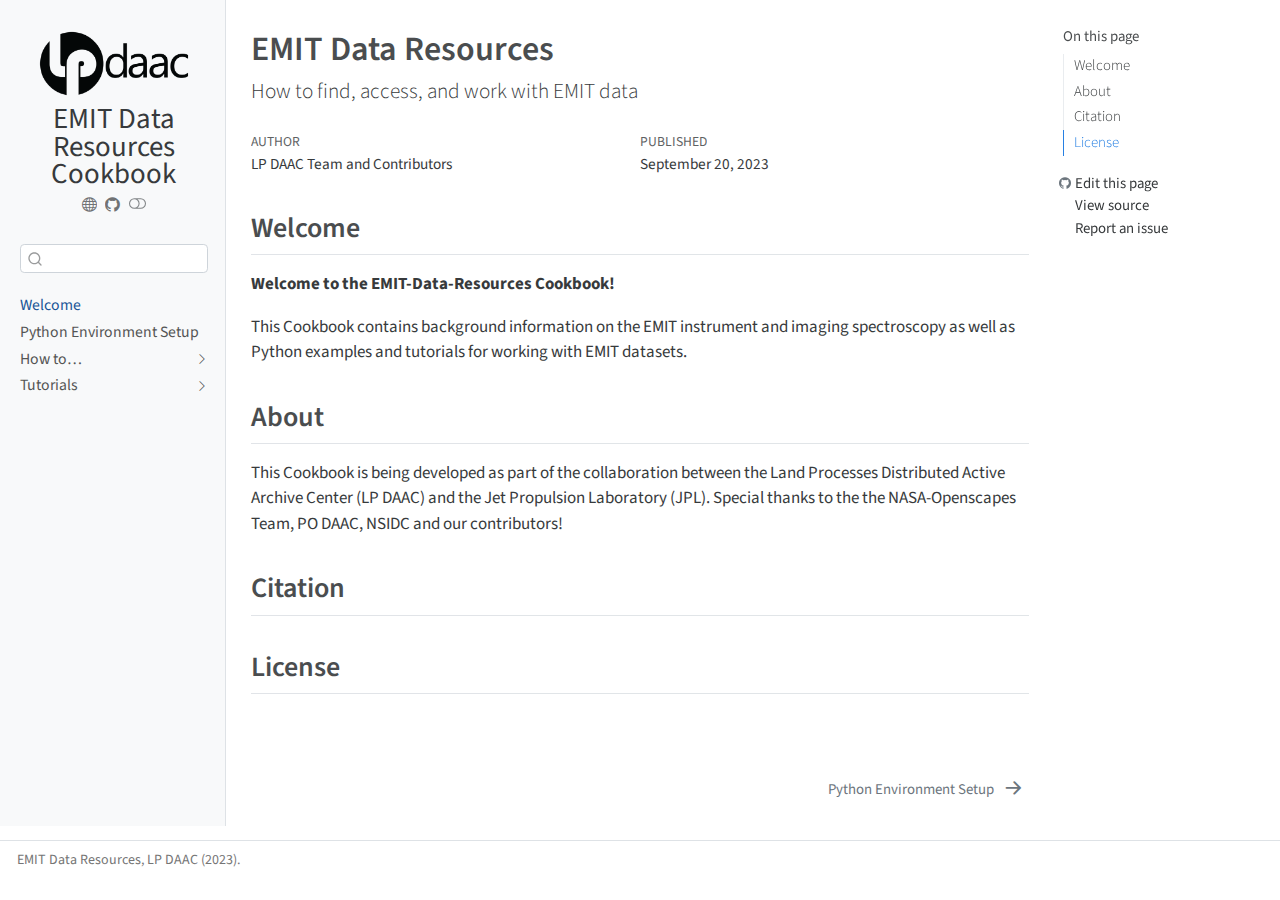
<file: docs/index.html>
<!DOCTYPE html>
<html xmlns="http://www.w3.org/1999/xhtml" lang="en" xml:lang="en"><head>

<meta charset="utf-8">
<meta name="generator" content="quarto-1.3.450">

<meta name="viewport" content="width=device-width, initial-scale=1.0, user-scalable=yes">

<meta name="author" content="LP DAAC Team and Contributors">
<meta name="dcterms.date" content="2023-09-20">

<title>EMIT Data Resources</title>
<style>
code{white-space: pre-wrap;}
span.smallcaps{font-variant: small-caps;}
div.columns{display: flex; gap: min(4vw, 1.5em);}
div.column{flex: auto; overflow-x: auto;}
div.hanging-indent{margin-left: 1.5em; text-indent: -1.5em;}
ul.task-list{list-style: none;}
ul.task-list li input[type="checkbox"] {
  width: 0.8em;
  margin: 0 0.8em 0.2em -1em; /* quarto-specific, see https://github.com/quarto-dev/quarto-cli/issues/4556 */ 
  vertical-align: middle;
}
</style>


<script src="site_libs/quarto-nav/quarto-nav.js"></script>
<script src="site_libs/clipboard/clipboard.min.js"></script>
<script src="site_libs/quarto-search/autocomplete.umd.js"></script>
<script src="site_libs/quarto-search/fuse.min.js"></script>
<script src="site_libs/quarto-search/quarto-search.js"></script>
<meta name="quarto:offset" content="./">
<link href="./python-setup/index.html" rel="next">
<script src="site_libs/quarto-html/quarto.js"></script>
<script src="site_libs/quarto-html/popper.min.js"></script>
<script src="site_libs/quarto-html/tippy.umd.min.js"></script>
<script src="site_libs/quarto-html/anchor.min.js"></script>
<link href="site_libs/quarto-html/tippy.css" rel="stylesheet">
<link href="site_libs/quarto-html/quarto-syntax-highlighting.css" rel="stylesheet" class="quarto-color-scheme" id="quarto-text-highlighting-styles">
<link href="site_libs/quarto-html/quarto-syntax-highlighting-dark.css" rel="prefetch" class="quarto-color-scheme quarto-color-alternate" id="quarto-text-highlighting-styles">
<script src="site_libs/bootstrap/bootstrap.min.js"></script>
<link href="site_libs/bootstrap/bootstrap-icons.css" rel="stylesheet">
<link href="site_libs/bootstrap/bootstrap.min.css" rel="stylesheet" class="quarto-color-scheme" id="quarto-bootstrap" data-mode="light">
<link href="site_libs/bootstrap/bootstrap-dark.min.css" rel="prefetch" class="quarto-color-scheme quarto-color-alternate" id="quarto-bootstrap" data-mode="dark">
<script id="quarto-search-options" type="application/json">{
  "location": "sidebar",
  "copy-button": false,
  "collapse-after": 3,
  "panel-placement": "start",
  "type": "textbox",
  "limit": 20,
  "language": {
    "search-no-results-text": "No results",
    "search-matching-documents-text": "matching documents",
    "search-copy-link-title": "Copy link to search",
    "search-hide-matches-text": "Hide additional matches",
    "search-more-match-text": "more match in this document",
    "search-more-matches-text": "more matches in this document",
    "search-clear-button-title": "Clear",
    "search-detached-cancel-button-title": "Cancel",
    "search-submit-button-title": "Submit",
    "search-label": "Search"
  }
}</script>


<link rel="stylesheet" href="styles.css">
</head>

<body class="nav-sidebar docked">

<div id="quarto-search-results"></div>
  <header id="quarto-header" class="headroom fixed-top">
  <nav class="quarto-secondary-nav">
    <div class="container-fluid d-flex">
      <button type="button" class="quarto-btn-toggle btn" data-bs-toggle="collapse" data-bs-target="#quarto-sidebar,#quarto-sidebar-glass" aria-controls="quarto-sidebar" aria-expanded="false" aria-label="Toggle sidebar navigation" onclick="if (window.quartoToggleHeadroom) { window.quartoToggleHeadroom(); }">
        <i class="bi bi-layout-text-sidebar-reverse"></i>
      </button>
      <nav class="quarto-page-breadcrumbs" aria-label="breadcrumb"><ol class="breadcrumb"><li class="breadcrumb-item"><a href="./index.html">Welcome</a></li></ol></nav>
      <a class="flex-grow-1" role="button" data-bs-toggle="collapse" data-bs-target="#quarto-sidebar,#quarto-sidebar-glass" aria-controls="quarto-sidebar" aria-expanded="false" aria-label="Toggle sidebar navigation" onclick="if (window.quartoToggleHeadroom) { window.quartoToggleHeadroom(); }">      
      </a>
      <button type="button" class="btn quarto-search-button" aria-label="" onclick="window.quartoOpenSearch();">
        <i class="bi bi-search"></i>
      </button>
    </div>
  </nav>
</header>
<!-- content -->
<div id="quarto-content" class="quarto-container page-columns page-rows-contents page-layout-article">
<!-- sidebar -->
  <nav id="quarto-sidebar" class="sidebar collapse collapse-horizontal sidebar-navigation docked overflow-auto">
    <div class="pt-lg-2 mt-2 text-center sidebar-header sidebar-header-stacked">
      <a href="./index.html" class="sidebar-logo-link">
      <img src="./images/lpdaac-logo-black.png" alt="" class="sidebar-logo py-0 d-lg-inline d-none">
      </a>
    <div class="sidebar-title mb-0 py-0">
      <a href="./">EMIT Data Resources Cookbook</a> 
        <div class="sidebar-tools-main tools-wide">
    <a href="https://lpdaac.usgs.gov/" rel="" title="LP DAAC Website" class="quarto-navigation-tool px-1" aria-label="LP DAAC Website"><i class="bi bi-globe"></i></a>
    <a href="https://github.com/nasa/EMIT-Data-Resources" rel="" title="EMIT-Data-Resources Repository" class="quarto-navigation-tool px-1" aria-label="EMIT-Data-Resources Repository"><i class="bi bi-github"></i></a>
  <a href="" class="quarto-color-scheme-toggle quarto-navigation-tool  px-1" onclick="window.quartoToggleColorScheme(); return false;" title="Toggle dark mode"><i class="bi"></i></a>
</div>
    </div>
      </div>
        <div class="mt-2 flex-shrink-0 align-items-center">
        <div class="sidebar-search">
        <div id="quarto-search" class="" title="Search"></div>
        </div>
        </div>
    <div class="sidebar-menu-container"> 
    <ul class="list-unstyled mt-1">
        <li class="sidebar-item">
  <div class="sidebar-item-container"> 
  <a href="./index.html" class="sidebar-item-text sidebar-link active">
 <span class="menu-text">Welcome</span></a>
  </div>
</li>
        <li class="sidebar-item">
  <div class="sidebar-item-container"> 
  <a href="./python-setup/index.html" class="sidebar-item-text sidebar-link">
 <span class="menu-text">Python Environment Setup</span></a>
  </div>
</li>
        <li class="sidebar-item sidebar-item-section">
      <div class="sidebar-item-container"> 
            <a class="sidebar-item-text sidebar-link text-start collapsed" data-bs-toggle="collapse" data-bs-target="#quarto-sidebar-section-1" aria-expanded="false">
 <span class="menu-text">How to…</span></a>
          <a class="sidebar-item-toggle text-start collapsed" data-bs-toggle="collapse" data-bs-target="#quarto-sidebar-section-1" aria-expanded="false" aria-label="Toggle section">
            <i class="bi bi-chevron-right ms-2"></i>
          </a> 
      </div>
      <ul id="quarto-sidebar-section-1" class="collapse list-unstyled sidebar-section depth1 ">  
          <li class="sidebar-item">
  <div class="sidebar-item-container"> 
  <a href="./how-tos/How_to_find_and_access_EMIT_data.ipynb" class="sidebar-item-text sidebar-link">
 <span class="menu-text">Find and Access EMIT Data</span></a>
  </div>
</li>
          <li class="sidebar-item">
  <div class="sidebar-item-container"> 
  <a href="./how-tos/How_to_find_EMIT_data_using_CMR_API.html" class="sidebar-item-text sidebar-link">
 <span class="menu-text">Find EMIT Data using CMR API</span></a>
  </div>
</li>
          <li class="sidebar-item">
  <div class="sidebar-item-container"> 
  <a href="./how-tos/How_to_Direct_S3_Access.html" class="sidebar-item-text sidebar-link">
 <span class="menu-text">Use Direct S3 Access</span></a>
  </div>
</li>
          <li class="sidebar-item">
  <div class="sidebar-item-container"> 
  <a href="./how-tos/How_to_Orthorectify.ipynb" class="sidebar-item-text sidebar-link">
 <span class="menu-text">Orthorectify EMIT Data</span></a>
  </div>
</li>
          <li class="sidebar-item">
  <div class="sidebar-item-container"> 
  <a href="./how-tos/How_to_Extract_Area.html" class="sidebar-item-text sidebar-link">
 <span class="menu-text">Extract an Area of Interest</span></a>
  </div>
</li>
          <li class="sidebar-item">
  <div class="sidebar-item-container"> 
  <a href="./how-tos/How_to_Extract_Points.html" class="sidebar-item-text sidebar-link">
 <span class="menu-text">Extract Points to a CSV</span></a>
  </div>
</li>
          <li class="sidebar-item">
  <div class="sidebar-item-container"> 
  <a href="./how-tos/How_to_use_EMIT_Quality_data.html" class="sidebar-item-text sidebar-link">
 <span class="menu-text">Use Quality Data</span></a>
  </div>
</li>
          <li class="sidebar-item">
  <div class="sidebar-item-container"> 
  <a href="./how-tos/How_to_Convert_to_ENVI.html" class="sidebar-item-text sidebar-link">
 <span class="menu-text">Convert to ENVI format</span></a>
  </div>
</li>
      </ul>
  </li>
        <li class="sidebar-item sidebar-item-section">
      <div class="sidebar-item-container"> 
            <a class="sidebar-item-text sidebar-link text-start collapsed" data-bs-toggle="collapse" data-bs-target="#quarto-sidebar-section-2" aria-expanded="false">
 <span class="menu-text">Tutorials</span></a>
          <a class="sidebar-item-toggle text-start collapsed" data-bs-toggle="collapse" data-bs-target="#quarto-sidebar-section-2" aria-expanded="false" aria-label="Toggle section">
            <i class="bi bi-chevron-right ms-2"></i>
          </a> 
      </div>
      <ul id="quarto-sidebar-section-2" class="collapse list-unstyled sidebar-section depth1 ">  
          <li class="sidebar-item">
  <div class="sidebar-item-container"> 
  <a href="./tutorials/Exploring_EMIT_L2A_Reflectance.html" class="sidebar-item-text sidebar-link">
 <span class="menu-text">01 Exploring EMIT L2A Reflectance</span></a>
  </div>
</li>
      </ul>
  </li>
    </ul>
    </div>
</nav>
<div id="quarto-sidebar-glass" data-bs-toggle="collapse" data-bs-target="#quarto-sidebar,#quarto-sidebar-glass"></div>
<!-- margin-sidebar -->
    <div id="quarto-margin-sidebar" class="sidebar margin-sidebar">
        <nav id="TOC" role="doc-toc" class="toc-active">
    <h2 id="toc-title">On this page</h2>
   
  <ul>
  <li><a href="#welcome" id="toc-welcome" class="nav-link active" data-scroll-target="#welcome">Welcome</a></li>
  <li><a href="#about" id="toc-about" class="nav-link" data-scroll-target="#about">About</a></li>
  <li><a href="#citation" id="toc-citation" class="nav-link" data-scroll-target="#citation">Citation</a></li>
  <li><a href="#license" id="toc-license" class="nav-link" data-scroll-target="#license">License</a></li>
  </ul>
<div class="toc-actions"><div><i class="bi bi-github"></i></div><div class="action-links"><p><a href="https://github.com/nasa-openscapes/earthdata-cloud-cookbook/edit/main/index.qmd" class="toc-action">Edit this page</a></p><p><a href="https://github.com/nasa-openscapes/earthdata-cloud-cookbook/blob/main/index.qmd" class="toc-action">View source</a></p><p><a href="https://github.com/nasa-openscapes/earthdata-cloud-cookbook/issues/new" class="toc-action">Report an issue</a></p></div></div></nav>
    </div>
<!-- main -->
<main class="content" id="quarto-document-content">

<header id="title-block-header" class="quarto-title-block default">
<div class="quarto-title">
<h1 class="title">EMIT Data Resources</h1>
<p class="subtitle lead">How to find, access, and work with EMIT data</p>
</div>



<div class="quarto-title-meta">

    <div>
    <div class="quarto-title-meta-heading">Author</div>
    <div class="quarto-title-meta-contents">
             <p>LP DAAC Team and Contributors </p>
          </div>
  </div>
    
    <div>
    <div class="quarto-title-meta-heading">Published</div>
    <div class="quarto-title-meta-contents">
      <p class="date">September 20, 2023</p>
    </div>
  </div>
  
    
  </div>
  

</header>

<section id="welcome" class="level2">
<h2 class="anchored" data-anchor-id="welcome">Welcome</h2>
<p><strong>Welcome to the EMIT-Data-Resources Cookbook!</strong></p>
<p>This Cookbook contains background information on the EMIT instrument and imaging spectroscopy as well as Python examples and tutorials for working with EMIT datasets.</p>
</section>
<section id="about" class="level2">
<h2 class="anchored" data-anchor-id="about">About</h2>
<p>This Cookbook is being developed as part of the collaboration between the Land Processes Distributed Active Archive Center (LP DAAC) and the Jet Propulsion Laboratory (JPL). Special thanks to the the NASA-Openscapes Team, PO DAAC, NSIDC and our contributors!</p>
</section>
<section id="citation" class="level2">
<h2 class="anchored" data-anchor-id="citation">Citation</h2>
</section>
<section id="license" class="level2">
<h2 class="anchored" data-anchor-id="license">License</h2>


</section>

</main> <!-- /main -->
<script id="quarto-html-after-body" type="application/javascript">
window.document.addEventListener("DOMContentLoaded", function (event) {
  const toggleBodyColorMode = (bsSheetEl) => {
    const mode = bsSheetEl.getAttribute("data-mode");
    const bodyEl = window.document.querySelector("body");
    if (mode === "dark") {
      bodyEl.classList.add("quarto-dark");
      bodyEl.classList.remove("quarto-light");
    } else {
      bodyEl.classList.add("quarto-light");
      bodyEl.classList.remove("quarto-dark");
    }
  }
  const toggleBodyColorPrimary = () => {
    const bsSheetEl = window.document.querySelector("link#quarto-bootstrap");
    if (bsSheetEl) {
      toggleBodyColorMode(bsSheetEl);
    }
  }
  toggleBodyColorPrimary();  
  const disableStylesheet = (stylesheets) => {
    for (let i=0; i < stylesheets.length; i++) {
      const stylesheet = stylesheets[i];
      stylesheet.rel = 'prefetch';
    }
  }
  const enableStylesheet = (stylesheets) => {
    for (let i=0; i < stylesheets.length; i++) {
      const stylesheet = stylesheets[i];
      stylesheet.rel = 'stylesheet';
    }
  }
  const manageTransitions = (selector, allowTransitions) => {
    const els = window.document.querySelectorAll(selector);
    for (let i=0; i < els.length; i++) {
      const el = els[i];
      if (allowTransitions) {
        el.classList.remove('notransition');
      } else {
        el.classList.add('notransition');
      }
    }
  }
  const toggleColorMode = (alternate) => {
    // Switch the stylesheets
    const alternateStylesheets = window.document.querySelectorAll('link.quarto-color-scheme.quarto-color-alternate');
    manageTransitions('#quarto-margin-sidebar .nav-link', false);
    if (alternate) {
      enableStylesheet(alternateStylesheets);
      for (const sheetNode of alternateStylesheets) {
        if (sheetNode.id === "quarto-bootstrap") {
          toggleBodyColorMode(sheetNode);
        }
      }
    } else {
      disableStylesheet(alternateStylesheets);
      toggleBodyColorPrimary();
    }
    manageTransitions('#quarto-margin-sidebar .nav-link', true);
    // Switch the toggles
    const toggles = window.document.querySelectorAll('.quarto-color-scheme-toggle');
    for (let i=0; i < toggles.length; i++) {
      const toggle = toggles[i];
      if (toggle) {
        if (alternate) {
          toggle.classList.add("alternate");     
        } else {
          toggle.classList.remove("alternate");
        }
      }
    }
    // Hack to workaround the fact that safari doesn't
    // properly recolor the scrollbar when toggling (#1455)
    if (navigator.userAgent.indexOf('Safari') > 0 && navigator.userAgent.indexOf('Chrome') == -1) {
      manageTransitions("body", false);
      window.scrollTo(0, 1);
      setTimeout(() => {
        window.scrollTo(0, 0);
        manageTransitions("body", true);
      }, 40);  
    }
  }
  const isFileUrl = () => { 
    return window.location.protocol === 'file:';
  }
  const hasAlternateSentinel = () => {  
    let styleSentinel = getColorSchemeSentinel();
    if (styleSentinel !== null) {
      return styleSentinel === "alternate";
    } else {
      return false;
    }
  }
  const setStyleSentinel = (alternate) => {
    const value = alternate ? "alternate" : "default";
    if (!isFileUrl()) {
      window.localStorage.setItem("quarto-color-scheme", value);
    } else {
      localAlternateSentinel = value;
    }
  }
  const getColorSchemeSentinel = () => {
    if (!isFileUrl()) {
      const storageValue = window.localStorage.getItem("quarto-color-scheme");
      return storageValue != null ? storageValue : localAlternateSentinel;
    } else {
      return localAlternateSentinel;
    }
  }
  let localAlternateSentinel = 'default';
  // Dark / light mode switch
  window.quartoToggleColorScheme = () => {
    // Read the current dark / light value 
    let toAlternate = !hasAlternateSentinel();
    toggleColorMode(toAlternate);
    setStyleSentinel(toAlternate);
  };
  // Ensure there is a toggle, if there isn't float one in the top right
  if (window.document.querySelector('.quarto-color-scheme-toggle') === null) {
    const a = window.document.createElement('a');
    a.classList.add('top-right');
    a.classList.add('quarto-color-scheme-toggle');
    a.href = "";
    a.onclick = function() { try { window.quartoToggleColorScheme(); } catch {} return false; };
    const i = window.document.createElement("i");
    i.classList.add('bi');
    a.appendChild(i);
    window.document.body.appendChild(a);
  }
  // Switch to dark mode if need be
  if (hasAlternateSentinel()) {
    toggleColorMode(true);
  } else {
    toggleColorMode(false);
  }
  const icon = "";
  const anchorJS = new window.AnchorJS();
  anchorJS.options = {
    placement: 'right',
    icon: icon
  };
  anchorJS.add('.anchored');
  const isCodeAnnotation = (el) => {
    for (const clz of el.classList) {
      if (clz.startsWith('code-annotation-')) {                     
        return true;
      }
    }
    return false;
  }
  const clipboard = new window.ClipboardJS('.code-copy-button', {
    text: function(trigger) {
      const codeEl = trigger.previousElementSibling.cloneNode(true);
      for (const childEl of codeEl.children) {
        if (isCodeAnnotation(childEl)) {
          childEl.remove();
        }
      }
      return codeEl.innerText;
    }
  });
  clipboard.on('success', function(e) {
    // button target
    const button = e.trigger;
    // don't keep focus
    button.blur();
    // flash "checked"
    button.classList.add('code-copy-button-checked');
    var currentTitle = button.getAttribute("title");
    button.setAttribute("title", "Copied!");
    let tooltip;
    if (window.bootstrap) {
      button.setAttribute("data-bs-toggle", "tooltip");
      button.setAttribute("data-bs-placement", "left");
      button.setAttribute("data-bs-title", "Copied!");
      tooltip = new bootstrap.Tooltip(button, 
        { trigger: "manual", 
          customClass: "code-copy-button-tooltip",
          offset: [0, -8]});
      tooltip.show();    
    }
    setTimeout(function() {
      if (tooltip) {
        tooltip.hide();
        button.removeAttribute("data-bs-title");
        button.removeAttribute("data-bs-toggle");
        button.removeAttribute("data-bs-placement");
      }
      button.setAttribute("title", currentTitle);
      button.classList.remove('code-copy-button-checked');
    }, 1000);
    // clear code selection
    e.clearSelection();
  });
  function tippyHover(el, contentFn) {
    const config = {
      allowHTML: true,
      content: contentFn,
      maxWidth: 500,
      delay: 100,
      arrow: false,
      appendTo: function(el) {
          return el.parentElement;
      },
      interactive: true,
      interactiveBorder: 10,
      theme: 'quarto',
      placement: 'bottom-start'
    };
    window.tippy(el, config); 
  }
  const noterefs = window.document.querySelectorAll('a[role="doc-noteref"]');
  for (var i=0; i<noterefs.length; i++) {
    const ref = noterefs[i];
    tippyHover(ref, function() {
      // use id or data attribute instead here
      let href = ref.getAttribute('data-footnote-href') || ref.getAttribute('href');
      try { href = new URL(href).hash; } catch {}
      const id = href.replace(/^#\/?/, "");
      const note = window.document.getElementById(id);
      return note.innerHTML;
    });
  }
      let selectedAnnoteEl;
      const selectorForAnnotation = ( cell, annotation) => {
        let cellAttr = 'data-code-cell="' + cell + '"';
        let lineAttr = 'data-code-annotation="' +  annotation + '"';
        const selector = 'span[' + cellAttr + '][' + lineAttr + ']';
        return selector;
      }
      const selectCodeLines = (annoteEl) => {
        const doc = window.document;
        const targetCell = annoteEl.getAttribute("data-target-cell");
        const targetAnnotation = annoteEl.getAttribute("data-target-annotation");
        const annoteSpan = window.document.querySelector(selectorForAnnotation(targetCell, targetAnnotation));
        const lines = annoteSpan.getAttribute("data-code-lines").split(",");
        const lineIds = lines.map((line) => {
          return targetCell + "-" + line;
        })
        let top = null;
        let height = null;
        let parent = null;
        if (lineIds.length > 0) {
            //compute the position of the single el (top and bottom and make a div)
            const el = window.document.getElementById(lineIds[0]);
            top = el.offsetTop;
            height = el.offsetHeight;
            parent = el.parentElement.parentElement;
          if (lineIds.length > 1) {
            const lastEl = window.document.getElementById(lineIds[lineIds.length - 1]);
            const bottom = lastEl.offsetTop + lastEl.offsetHeight;
            height = bottom - top;
          }
          if (top !== null && height !== null && parent !== null) {
            // cook up a div (if necessary) and position it 
            let div = window.document.getElementById("code-annotation-line-highlight");
            if (div === null) {
              div = window.document.createElement("div");
              div.setAttribute("id", "code-annotation-line-highlight");
              div.style.position = 'absolute';
              parent.appendChild(div);
            }
            div.style.top = top - 2 + "px";
            div.style.height = height + 4 + "px";
            let gutterDiv = window.document.getElementById("code-annotation-line-highlight-gutter");
            if (gutterDiv === null) {
              gutterDiv = window.document.createElement("div");
              gutterDiv.setAttribute("id", "code-annotation-line-highlight-gutter");
              gutterDiv.style.position = 'absolute';
              const codeCell = window.document.getElementById(targetCell);
              const gutter = codeCell.querySelector('.code-annotation-gutter');
              gutter.appendChild(gutterDiv);
            }
            gutterDiv.style.top = top - 2 + "px";
            gutterDiv.style.height = height + 4 + "px";
          }
          selectedAnnoteEl = annoteEl;
        }
      };
      const unselectCodeLines = () => {
        const elementsIds = ["code-annotation-line-highlight", "code-annotation-line-highlight-gutter"];
        elementsIds.forEach((elId) => {
          const div = window.document.getElementById(elId);
          if (div) {
            div.remove();
          }
        });
        selectedAnnoteEl = undefined;
      };
      // Attach click handler to the DT
      const annoteDls = window.document.querySelectorAll('dt[data-target-cell]');
      for (const annoteDlNode of annoteDls) {
        annoteDlNode.addEventListener('click', (event) => {
          const clickedEl = event.target;
          if (clickedEl !== selectedAnnoteEl) {
            unselectCodeLines();
            const activeEl = window.document.querySelector('dt[data-target-cell].code-annotation-active');
            if (activeEl) {
              activeEl.classList.remove('code-annotation-active');
            }
            selectCodeLines(clickedEl);
            clickedEl.classList.add('code-annotation-active');
          } else {
            // Unselect the line
            unselectCodeLines();
            clickedEl.classList.remove('code-annotation-active');
          }
        });
      }
  const findCites = (el) => {
    const parentEl = el.parentElement;
    if (parentEl) {
      const cites = parentEl.dataset.cites;
      if (cites) {
        return {
          el,
          cites: cites.split(' ')
        };
      } else {
        return findCites(el.parentElement)
      }
    } else {
      return undefined;
    }
  };
  var bibliorefs = window.document.querySelectorAll('a[role="doc-biblioref"]');
  for (var i=0; i<bibliorefs.length; i++) {
    const ref = bibliorefs[i];
    const citeInfo = findCites(ref);
    if (citeInfo) {
      tippyHover(citeInfo.el, function() {
        var popup = window.document.createElement('div');
        citeInfo.cites.forEach(function(cite) {
          var citeDiv = window.document.createElement('div');
          citeDiv.classList.add('hanging-indent');
          citeDiv.classList.add('csl-entry');
          var biblioDiv = window.document.getElementById('ref-' + cite);
          if (biblioDiv) {
            citeDiv.innerHTML = biblioDiv.innerHTML;
          }
          popup.appendChild(citeDiv);
        });
        return popup.innerHTML;
      });
    }
  }
});
</script>
<nav class="page-navigation">
  <div class="nav-page nav-page-previous">
  </div>
  <div class="nav-page nav-page-next">
      <a href="./python-setup/index.html" class="pagination-link">
        <span class="nav-page-text">Python Environment Setup</span> <i class="bi bi-arrow-right-short"></i>
      </a>
  </div>
</nav>
</div> <!-- /content -->
<footer class="footer">
  <div class="nav-footer">
    <div class="nav-footer-left">EMIT Data Resources, LP DAAC (2023).</div>   
    <div class="nav-footer-center">
      &nbsp;
    </div>
    <div class="nav-footer-right">
      &nbsp;
    </div>
  </div>
</footer>



</body></html>
</file>
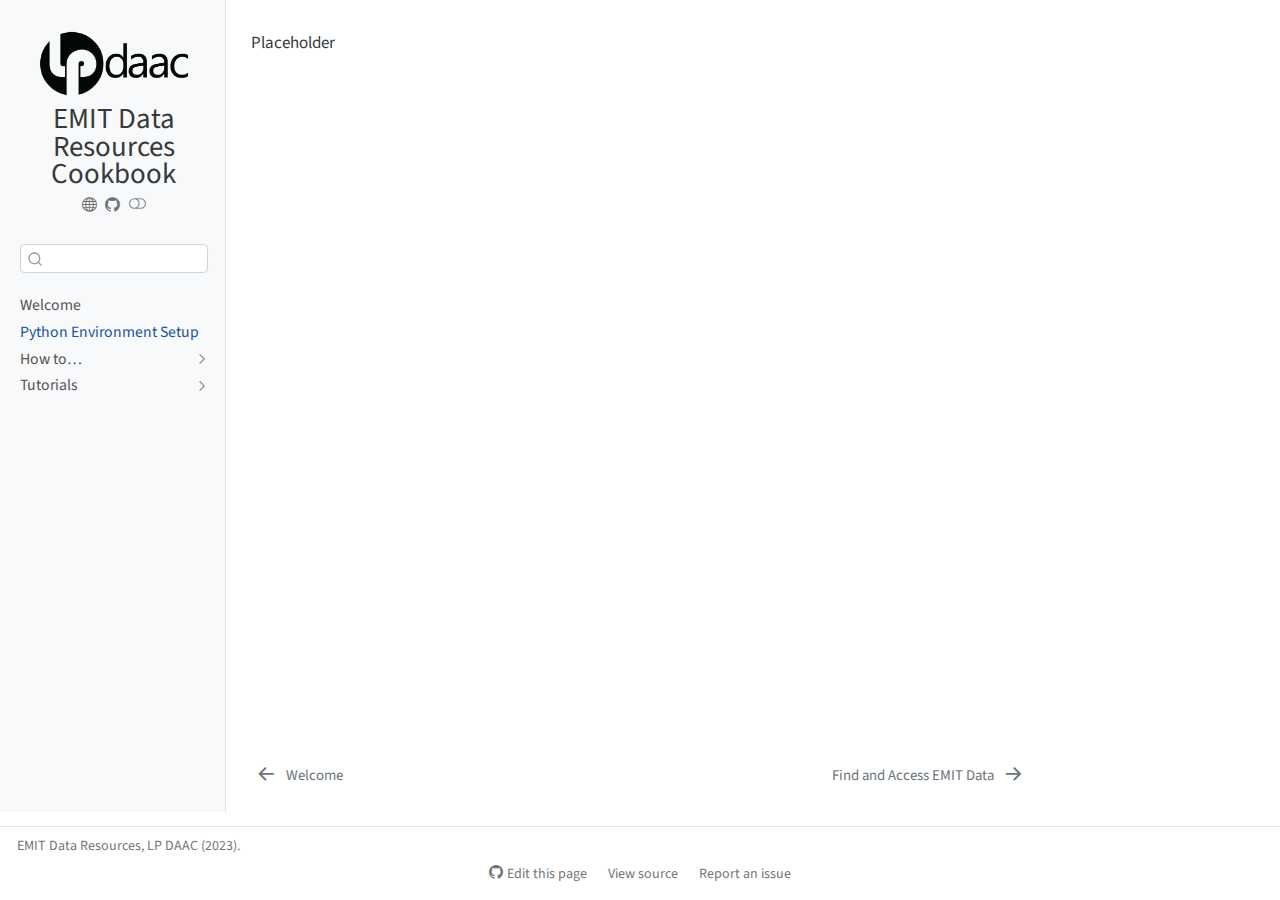
<file: docs/python-setup/index.html>
<!DOCTYPE html>
<html xmlns="http://www.w3.org/1999/xhtml" lang="en" xml:lang="en"><head>

<meta charset="utf-8">
<meta name="generator" content="quarto-1.3.450">

<meta name="viewport" content="width=device-width, initial-scale=1.0, user-scalable=yes">


<title>EMIT Data Resources – index</title>
<style>
code{white-space: pre-wrap;}
span.smallcaps{font-variant: small-caps;}
div.columns{display: flex; gap: min(4vw, 1.5em);}
div.column{flex: auto; overflow-x: auto;}
div.hanging-indent{margin-left: 1.5em; text-indent: -1.5em;}
ul.task-list{list-style: none;}
ul.task-list li input[type="checkbox"] {
  width: 0.8em;
  margin: 0 0.8em 0.2em -1em; /* quarto-specific, see https://github.com/quarto-dev/quarto-cli/issues/4556 */ 
  vertical-align: middle;
}
</style>


<script src="../site_libs/quarto-nav/quarto-nav.js"></script>
<script src="../site_libs/clipboard/clipboard.min.js"></script>
<script src="../site_libs/quarto-search/autocomplete.umd.js"></script>
<script src="../site_libs/quarto-search/fuse.min.js"></script>
<script src="../site_libs/quarto-search/quarto-search.js"></script>
<meta name="quarto:offset" content="../">
<link href="../how-tos/How_to_find_and_access_EMIT_data.ipynb" rel="next">
<link href="../index.html" rel="prev">
<script src="../site_libs/quarto-html/quarto.js"></script>
<script src="../site_libs/quarto-html/popper.min.js"></script>
<script src="../site_libs/quarto-html/tippy.umd.min.js"></script>
<script src="../site_libs/quarto-html/anchor.min.js"></script>
<link href="../site_libs/quarto-html/tippy.css" rel="stylesheet">
<link href="../site_libs/quarto-html/quarto-syntax-highlighting.css" rel="stylesheet" class="quarto-color-scheme" id="quarto-text-highlighting-styles">
<link href="../site_libs/quarto-html/quarto-syntax-highlighting-dark.css" rel="prefetch" class="quarto-color-scheme quarto-color-alternate" id="quarto-text-highlighting-styles">
<script src="../site_libs/bootstrap/bootstrap.min.js"></script>
<link href="../site_libs/bootstrap/bootstrap-icons.css" rel="stylesheet">
<link href="../site_libs/bootstrap/bootstrap.min.css" rel="stylesheet" class="quarto-color-scheme" id="quarto-bootstrap" data-mode="light">
<link href="../site_libs/bootstrap/bootstrap-dark.min.css" rel="prefetch" class="quarto-color-scheme quarto-color-alternate" id="quarto-bootstrap" data-mode="dark">
<script id="quarto-search-options" type="application/json">{
  "location": "sidebar",
  "copy-button": false,
  "collapse-after": 3,
  "panel-placement": "start",
  "type": "textbox",
  "limit": 20,
  "language": {
    "search-no-results-text": "No results",
    "search-matching-documents-text": "matching documents",
    "search-copy-link-title": "Copy link to search",
    "search-hide-matches-text": "Hide additional matches",
    "search-more-match-text": "more match in this document",
    "search-more-matches-text": "more matches in this document",
    "search-clear-button-title": "Clear",
    "search-detached-cancel-button-title": "Cancel",
    "search-submit-button-title": "Submit",
    "search-label": "Search"
  }
}</script>


<link rel="stylesheet" href="../styles.css">
</head>

<body class="nav-sidebar docked">

<div id="quarto-search-results"></div>
  <header id="quarto-header" class="headroom fixed-top">
  <nav class="quarto-secondary-nav">
    <div class="container-fluid d-flex">
      <button type="button" class="quarto-btn-toggle btn" data-bs-toggle="collapse" data-bs-target="#quarto-sidebar,#quarto-sidebar-glass" aria-controls="quarto-sidebar" aria-expanded="false" aria-label="Toggle sidebar navigation" onclick="if (window.quartoToggleHeadroom) { window.quartoToggleHeadroom(); }">
        <i class="bi bi-layout-text-sidebar-reverse"></i>
      </button>
      <nav class="quarto-page-breadcrumbs" aria-label="breadcrumb"><ol class="breadcrumb"><li class="breadcrumb-item"><a href="../python-setup/index.html">Python Environment Setup</a></li></ol></nav>
      <a class="flex-grow-1" role="button" data-bs-toggle="collapse" data-bs-target="#quarto-sidebar,#quarto-sidebar-glass" aria-controls="quarto-sidebar" aria-expanded="false" aria-label="Toggle sidebar navigation" onclick="if (window.quartoToggleHeadroom) { window.quartoToggleHeadroom(); }">      
      </a>
      <button type="button" class="btn quarto-search-button" aria-label="" onclick="window.quartoOpenSearch();">
        <i class="bi bi-search"></i>
      </button>
    </div>
  </nav>
</header>
<!-- content -->
<div id="quarto-content" class="quarto-container page-columns page-rows-contents page-layout-article">
<!-- sidebar -->
  <nav id="quarto-sidebar" class="sidebar collapse collapse-horizontal sidebar-navigation docked overflow-auto">
    <div class="pt-lg-2 mt-2 text-center sidebar-header sidebar-header-stacked">
      <a href="../index.html" class="sidebar-logo-link">
      <img src="../images/lpdaac-logo-black.png" alt="" class="sidebar-logo py-0 d-lg-inline d-none">
      </a>
    <div class="sidebar-title mb-0 py-0">
      <a href="../">EMIT Data Resources Cookbook</a> 
        <div class="sidebar-tools-main tools-wide">
    <a href="https://lpdaac.usgs.gov/" rel="" title="LP DAAC Website" class="quarto-navigation-tool px-1" aria-label="LP DAAC Website"><i class="bi bi-globe"></i></a>
    <a href="https://github.com/nasa/EMIT-Data-Resources" rel="" title="EMIT-Data-Resources Repository" class="quarto-navigation-tool px-1" aria-label="EMIT-Data-Resources Repository"><i class="bi bi-github"></i></a>
  <a href="" class="quarto-color-scheme-toggle quarto-navigation-tool  px-1" onclick="window.quartoToggleColorScheme(); return false;" title="Toggle dark mode"><i class="bi"></i></a>
</div>
    </div>
      </div>
        <div class="mt-2 flex-shrink-0 align-items-center">
        <div class="sidebar-search">
        <div id="quarto-search" class="" title="Search"></div>
        </div>
        </div>
    <div class="sidebar-menu-container"> 
    <ul class="list-unstyled mt-1">
        <li class="sidebar-item">
  <div class="sidebar-item-container"> 
  <a href="../index.html" class="sidebar-item-text sidebar-link">
 <span class="menu-text">Welcome</span></a>
  </div>
</li>
        <li class="sidebar-item">
  <div class="sidebar-item-container"> 
  <a href="../python-setup/index.html" class="sidebar-item-text sidebar-link active">
 <span class="menu-text">Python Environment Setup</span></a>
  </div>
</li>
        <li class="sidebar-item sidebar-item-section">
      <div class="sidebar-item-container"> 
            <a class="sidebar-item-text sidebar-link text-start collapsed" data-bs-toggle="collapse" data-bs-target="#quarto-sidebar-section-1" aria-expanded="false">
 <span class="menu-text">How to…</span></a>
          <a class="sidebar-item-toggle text-start collapsed" data-bs-toggle="collapse" data-bs-target="#quarto-sidebar-section-1" aria-expanded="false" aria-label="Toggle section">
            <i class="bi bi-chevron-right ms-2"></i>
          </a> 
      </div>
      <ul id="quarto-sidebar-section-1" class="collapse list-unstyled sidebar-section depth1 ">  
          <li class="sidebar-item">
  <div class="sidebar-item-container"> 
  <a href="../how-tos/How_to_find_and_access_EMIT_data.ipynb" class="sidebar-item-text sidebar-link">
 <span class="menu-text">Find and Access EMIT Data</span></a>
  </div>
</li>
          <li class="sidebar-item">
  <div class="sidebar-item-container"> 
  <a href="../how-tos/How_to_find_EMIT_data_using_CMR_API.html" class="sidebar-item-text sidebar-link">
 <span class="menu-text">Find EMIT Data using CMR API</span></a>
  </div>
</li>
          <li class="sidebar-item">
  <div class="sidebar-item-container"> 
  <a href="../how-tos/How_to_Direct_S3_Access.html" class="sidebar-item-text sidebar-link">
 <span class="menu-text">Use Direct S3 Access</span></a>
  </div>
</li>
          <li class="sidebar-item">
  <div class="sidebar-item-container"> 
  <a href="../how-tos/How_to_Orthorectify.ipynb" class="sidebar-item-text sidebar-link">
 <span class="menu-text">Orthorectify EMIT Data</span></a>
  </div>
</li>
          <li class="sidebar-item">
  <div class="sidebar-item-container"> 
  <a href="../how-tos/How_to_Extract_Area.html" class="sidebar-item-text sidebar-link">
 <span class="menu-text">Extract an Area of Interest</span></a>
  </div>
</li>
          <li class="sidebar-item">
  <div class="sidebar-item-container"> 
  <a href="../how-tos/How_to_Extract_Points.html" class="sidebar-item-text sidebar-link">
 <span class="menu-text">Extract Points to a CSV</span></a>
  </div>
</li>
          <li class="sidebar-item">
  <div class="sidebar-item-container"> 
  <a href="../how-tos/How_to_use_EMIT_Quality_data.html" class="sidebar-item-text sidebar-link">
 <span class="menu-text">Use Quality Data</span></a>
  </div>
</li>
          <li class="sidebar-item">
  <div class="sidebar-item-container"> 
  <a href="../how-tos/How_to_Convert_to_ENVI.html" class="sidebar-item-text sidebar-link">
 <span class="menu-text">Convert to ENVI format</span></a>
  </div>
</li>
      </ul>
  </li>
        <li class="sidebar-item sidebar-item-section">
      <div class="sidebar-item-container"> 
            <a class="sidebar-item-text sidebar-link text-start collapsed" data-bs-toggle="collapse" data-bs-target="#quarto-sidebar-section-2" aria-expanded="false">
 <span class="menu-text">Tutorials</span></a>
          <a class="sidebar-item-toggle text-start collapsed" data-bs-toggle="collapse" data-bs-target="#quarto-sidebar-section-2" aria-expanded="false" aria-label="Toggle section">
            <i class="bi bi-chevron-right ms-2"></i>
          </a> 
      </div>
      <ul id="quarto-sidebar-section-2" class="collapse list-unstyled sidebar-section depth1 ">  
          <li class="sidebar-item">
  <div class="sidebar-item-container"> 
  <a href="../tutorials/Exploring_EMIT_L2A_Reflectance.html" class="sidebar-item-text sidebar-link">
 <span class="menu-text">01 Exploring EMIT L2A Reflectance</span></a>
  </div>
</li>
      </ul>
  </li>
    </ul>
    </div>
</nav>
<div id="quarto-sidebar-glass" data-bs-toggle="collapse" data-bs-target="#quarto-sidebar,#quarto-sidebar-glass"></div>
<!-- margin-sidebar -->
    <div id="quarto-margin-sidebar" class="sidebar margin-sidebar">
        
    </div>
<!-- main -->
<main class="content" id="quarto-document-content">



<p>Placeholder</p>



</main> <!-- /main -->
<script id="quarto-html-after-body" type="application/javascript">
window.document.addEventListener("DOMContentLoaded", function (event) {
  const toggleBodyColorMode = (bsSheetEl) => {
    const mode = bsSheetEl.getAttribute("data-mode");
    const bodyEl = window.document.querySelector("body");
    if (mode === "dark") {
      bodyEl.classList.add("quarto-dark");
      bodyEl.classList.remove("quarto-light");
    } else {
      bodyEl.classList.add("quarto-light");
      bodyEl.classList.remove("quarto-dark");
    }
  }
  const toggleBodyColorPrimary = () => {
    const bsSheetEl = window.document.querySelector("link#quarto-bootstrap");
    if (bsSheetEl) {
      toggleBodyColorMode(bsSheetEl);
    }
  }
  toggleBodyColorPrimary();  
  const disableStylesheet = (stylesheets) => {
    for (let i=0; i < stylesheets.length; i++) {
      const stylesheet = stylesheets[i];
      stylesheet.rel = 'prefetch';
    }
  }
  const enableStylesheet = (stylesheets) => {
    for (let i=0; i < stylesheets.length; i++) {
      const stylesheet = stylesheets[i];
      stylesheet.rel = 'stylesheet';
    }
  }
  const manageTransitions = (selector, allowTransitions) => {
    const els = window.document.querySelectorAll(selector);
    for (let i=0; i < els.length; i++) {
      const el = els[i];
      if (allowTransitions) {
        el.classList.remove('notransition');
      } else {
        el.classList.add('notransition');
      }
    }
  }
  const toggleColorMode = (alternate) => {
    // Switch the stylesheets
    const alternateStylesheets = window.document.querySelectorAll('link.quarto-color-scheme.quarto-color-alternate');
    manageTransitions('#quarto-margin-sidebar .nav-link', false);
    if (alternate) {
      enableStylesheet(alternateStylesheets);
      for (const sheetNode of alternateStylesheets) {
        if (sheetNode.id === "quarto-bootstrap") {
          toggleBodyColorMode(sheetNode);
        }
      }
    } else {
      disableStylesheet(alternateStylesheets);
      toggleBodyColorPrimary();
    }
    manageTransitions('#quarto-margin-sidebar .nav-link', true);
    // Switch the toggles
    const toggles = window.document.querySelectorAll('.quarto-color-scheme-toggle');
    for (let i=0; i < toggles.length; i++) {
      const toggle = toggles[i];
      if (toggle) {
        if (alternate) {
          toggle.classList.add("alternate");     
        } else {
          toggle.classList.remove("alternate");
        }
      }
    }
    // Hack to workaround the fact that safari doesn't
    // properly recolor the scrollbar when toggling (#1455)
    if (navigator.userAgent.indexOf('Safari') > 0 && navigator.userAgent.indexOf('Chrome') == -1) {
      manageTransitions("body", false);
      window.scrollTo(0, 1);
      setTimeout(() => {
        window.scrollTo(0, 0);
        manageTransitions("body", true);
      }, 40);  
    }
  }
  const isFileUrl = () => { 
    return window.location.protocol === 'file:';
  }
  const hasAlternateSentinel = () => {  
    let styleSentinel = getColorSchemeSentinel();
    if (styleSentinel !== null) {
      return styleSentinel === "alternate";
    } else {
      return false;
    }
  }
  const setStyleSentinel = (alternate) => {
    const value = alternate ? "alternate" : "default";
    if (!isFileUrl()) {
      window.localStorage.setItem("quarto-color-scheme", value);
    } else {
      localAlternateSentinel = value;
    }
  }
  const getColorSchemeSentinel = () => {
    if (!isFileUrl()) {
      const storageValue = window.localStorage.getItem("quarto-color-scheme");
      return storageValue != null ? storageValue : localAlternateSentinel;
    } else {
      return localAlternateSentinel;
    }
  }
  let localAlternateSentinel = 'default';
  // Dark / light mode switch
  window.quartoToggleColorScheme = () => {
    // Read the current dark / light value 
    let toAlternate = !hasAlternateSentinel();
    toggleColorMode(toAlternate);
    setStyleSentinel(toAlternate);
  };
  // Ensure there is a toggle, if there isn't float one in the top right
  if (window.document.querySelector('.quarto-color-scheme-toggle') === null) {
    const a = window.document.createElement('a');
    a.classList.add('top-right');
    a.classList.add('quarto-color-scheme-toggle');
    a.href = "";
    a.onclick = function() { try { window.quartoToggleColorScheme(); } catch {} return false; };
    const i = window.document.createElement("i");
    i.classList.add('bi');
    a.appendChild(i);
    window.document.body.appendChild(a);
  }
  // Switch to dark mode if need be
  if (hasAlternateSentinel()) {
    toggleColorMode(true);
  } else {
    toggleColorMode(false);
  }
  const icon = "";
  const anchorJS = new window.AnchorJS();
  anchorJS.options = {
    placement: 'right',
    icon: icon
  };
  anchorJS.add('.anchored');
  const isCodeAnnotation = (el) => {
    for (const clz of el.classList) {
      if (clz.startsWith('code-annotation-')) {                     
        return true;
      }
    }
    return false;
  }
  const clipboard = new window.ClipboardJS('.code-copy-button', {
    text: function(trigger) {
      const codeEl = trigger.previousElementSibling.cloneNode(true);
      for (const childEl of codeEl.children) {
        if (isCodeAnnotation(childEl)) {
          childEl.remove();
        }
      }
      return codeEl.innerText;
    }
  });
  clipboard.on('success', function(e) {
    // button target
    const button = e.trigger;
    // don't keep focus
    button.blur();
    // flash "checked"
    button.classList.add('code-copy-button-checked');
    var currentTitle = button.getAttribute("title");
    button.setAttribute("title", "Copied!");
    let tooltip;
    if (window.bootstrap) {
      button.setAttribute("data-bs-toggle", "tooltip");
      button.setAttribute("data-bs-placement", "left");
      button.setAttribute("data-bs-title", "Copied!");
      tooltip = new bootstrap.Tooltip(button, 
        { trigger: "manual", 
          customClass: "code-copy-button-tooltip",
          offset: [0, -8]});
      tooltip.show();    
    }
    setTimeout(function() {
      if (tooltip) {
        tooltip.hide();
        button.removeAttribute("data-bs-title");
        button.removeAttribute("data-bs-toggle");
        button.removeAttribute("data-bs-placement");
      }
      button.setAttribute("title", currentTitle);
      button.classList.remove('code-copy-button-checked');
    }, 1000);
    // clear code selection
    e.clearSelection();
  });
  function tippyHover(el, contentFn) {
    const config = {
      allowHTML: true,
      content: contentFn,
      maxWidth: 500,
      delay: 100,
      arrow: false,
      appendTo: function(el) {
          return el.parentElement;
      },
      interactive: true,
      interactiveBorder: 10,
      theme: 'quarto',
      placement: 'bottom-start'
    };
    window.tippy(el, config); 
  }
  const noterefs = window.document.querySelectorAll('a[role="doc-noteref"]');
  for (var i=0; i<noterefs.length; i++) {
    const ref = noterefs[i];
    tippyHover(ref, function() {
      // use id or data attribute instead here
      let href = ref.getAttribute('data-footnote-href') || ref.getAttribute('href');
      try { href = new URL(href).hash; } catch {}
      const id = href.replace(/^#\/?/, "");
      const note = window.document.getElementById(id);
      return note.innerHTML;
    });
  }
      let selectedAnnoteEl;
      const selectorForAnnotation = ( cell, annotation) => {
        let cellAttr = 'data-code-cell="' + cell + '"';
        let lineAttr = 'data-code-annotation="' +  annotation + '"';
        const selector = 'span[' + cellAttr + '][' + lineAttr + ']';
        return selector;
      }
      const selectCodeLines = (annoteEl) => {
        const doc = window.document;
        const targetCell = annoteEl.getAttribute("data-target-cell");
        const targetAnnotation = annoteEl.getAttribute("data-target-annotation");
        const annoteSpan = window.document.querySelector(selectorForAnnotation(targetCell, targetAnnotation));
        const lines = annoteSpan.getAttribute("data-code-lines").split(",");
        const lineIds = lines.map((line) => {
          return targetCell + "-" + line;
        })
        let top = null;
        let height = null;
        let parent = null;
        if (lineIds.length > 0) {
            //compute the position of the single el (top and bottom and make a div)
            const el = window.document.getElementById(lineIds[0]);
            top = el.offsetTop;
            height = el.offsetHeight;
            parent = el.parentElement.parentElement;
          if (lineIds.length > 1) {
            const lastEl = window.document.getElementById(lineIds[lineIds.length - 1]);
            const bottom = lastEl.offsetTop + lastEl.offsetHeight;
            height = bottom - top;
          }
          if (top !== null && height !== null && parent !== null) {
            // cook up a div (if necessary) and position it 
            let div = window.document.getElementById("code-annotation-line-highlight");
            if (div === null) {
              div = window.document.createElement("div");
              div.setAttribute("id", "code-annotation-line-highlight");
              div.style.position = 'absolute';
              parent.appendChild(div);
            }
            div.style.top = top - 2 + "px";
            div.style.height = height + 4 + "px";
            let gutterDiv = window.document.getElementById("code-annotation-line-highlight-gutter");
            if (gutterDiv === null) {
              gutterDiv = window.document.createElement("div");
              gutterDiv.setAttribute("id", "code-annotation-line-highlight-gutter");
              gutterDiv.style.position = 'absolute';
              const codeCell = window.document.getElementById(targetCell);
              const gutter = codeCell.querySelector('.code-annotation-gutter');
              gutter.appendChild(gutterDiv);
            }
            gutterDiv.style.top = top - 2 + "px";
            gutterDiv.style.height = height + 4 + "px";
          }
          selectedAnnoteEl = annoteEl;
        }
      };
      const unselectCodeLines = () => {
        const elementsIds = ["code-annotation-line-highlight", "code-annotation-line-highlight-gutter"];
        elementsIds.forEach((elId) => {
          const div = window.document.getElementById(elId);
          if (div) {
            div.remove();
          }
        });
        selectedAnnoteEl = undefined;
      };
      // Attach click handler to the DT
      const annoteDls = window.document.querySelectorAll('dt[data-target-cell]');
      for (const annoteDlNode of annoteDls) {
        annoteDlNode.addEventListener('click', (event) => {
          const clickedEl = event.target;
          if (clickedEl !== selectedAnnoteEl) {
            unselectCodeLines();
            const activeEl = window.document.querySelector('dt[data-target-cell].code-annotation-active');
            if (activeEl) {
              activeEl.classList.remove('code-annotation-active');
            }
            selectCodeLines(clickedEl);
            clickedEl.classList.add('code-annotation-active');
          } else {
            // Unselect the line
            unselectCodeLines();
            clickedEl.classList.remove('code-annotation-active');
          }
        });
      }
  const findCites = (el) => {
    const parentEl = el.parentElement;
    if (parentEl) {
      const cites = parentEl.dataset.cites;
      if (cites) {
        return {
          el,
          cites: cites.split(' ')
        };
      } else {
        return findCites(el.parentElement)
      }
    } else {
      return undefined;
    }
  };
  var bibliorefs = window.document.querySelectorAll('a[role="doc-biblioref"]');
  for (var i=0; i<bibliorefs.length; i++) {
    const ref = bibliorefs[i];
    const citeInfo = findCites(ref);
    if (citeInfo) {
      tippyHover(citeInfo.el, function() {
        var popup = window.document.createElement('div');
        citeInfo.cites.forEach(function(cite) {
          var citeDiv = window.document.createElement('div');
          citeDiv.classList.add('hanging-indent');
          citeDiv.classList.add('csl-entry');
          var biblioDiv = window.document.getElementById('ref-' + cite);
          if (biblioDiv) {
            citeDiv.innerHTML = biblioDiv.innerHTML;
          }
          popup.appendChild(citeDiv);
        });
        return popup.innerHTML;
      });
    }
  }
});
</script>
<nav class="page-navigation">
  <div class="nav-page nav-page-previous">
      <a href="../index.html" class="pagination-link">
        <i class="bi bi-arrow-left-short"></i> <span class="nav-page-text">Welcome</span>
      </a>          
  </div>
  <div class="nav-page nav-page-next">
      <a href="../how-tos/How_to_find_and_access_EMIT_data.ipynb" class="pagination-link">
        <span class="nav-page-text">Find and Access EMIT Data</span> <i class="bi bi-arrow-right-short"></i>
      </a>
  </div>
</nav>
</div> <!-- /content -->
<footer class="footer">
  <div class="nav-footer">
    <div class="nav-footer-left">EMIT Data Resources, LP DAAC (2023).</div>   
    <div class="nav-footer-center">
      &nbsp;
    <div class="toc-actions"><div><i class="bi bi-github"></i></div><div class="action-links"><p><a href="https://github.com/nasa-openscapes/earthdata-cloud-cookbook/edit/main/python-setup/index.qmd" class="toc-action">Edit this page</a></p><p><a href="https://github.com/nasa-openscapes/earthdata-cloud-cookbook/blob/main/python-setup/index.qmd" class="toc-action">View source</a></p><p><a href="https://github.com/nasa-openscapes/earthdata-cloud-cookbook/issues/new" class="toc-action">Report an issue</a></p></div></div></div>
    <div class="nav-footer-right">
      &nbsp;
    </div>
  </div>
</footer>



</body></html>
</file>
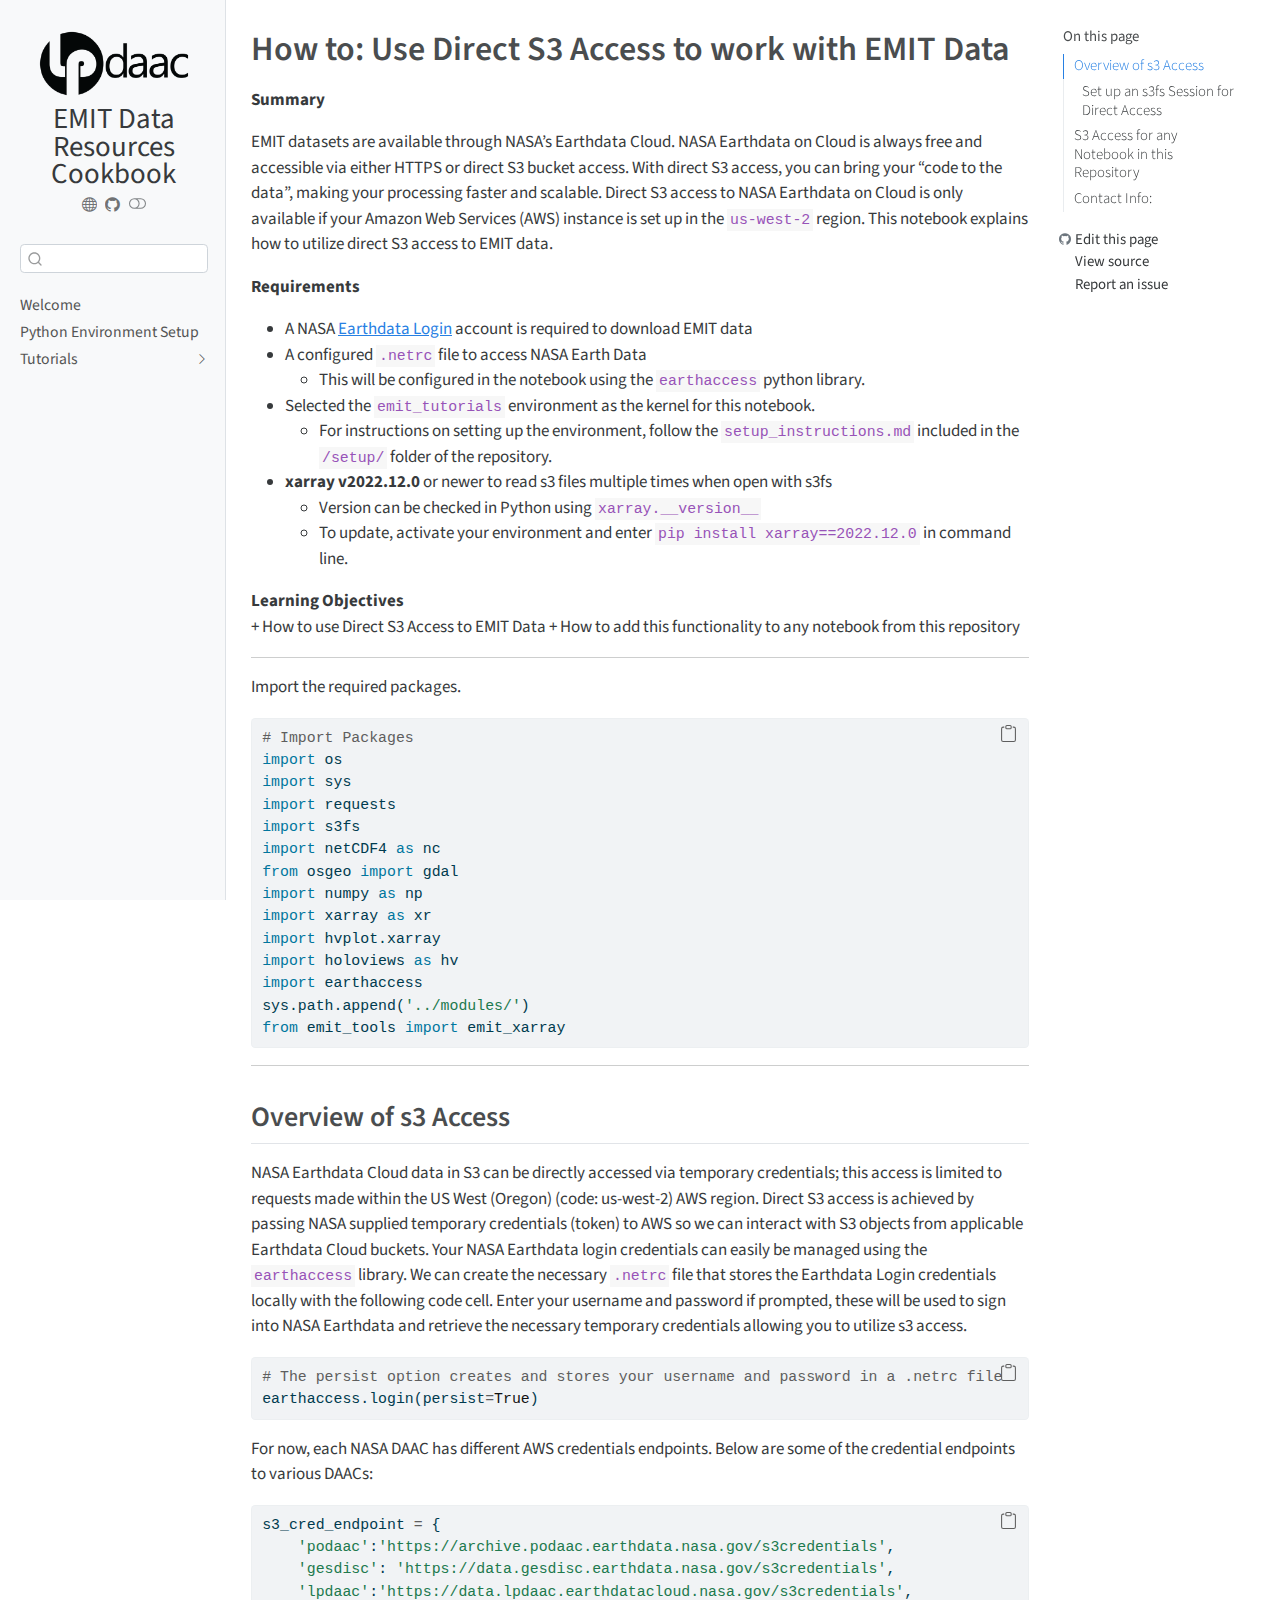
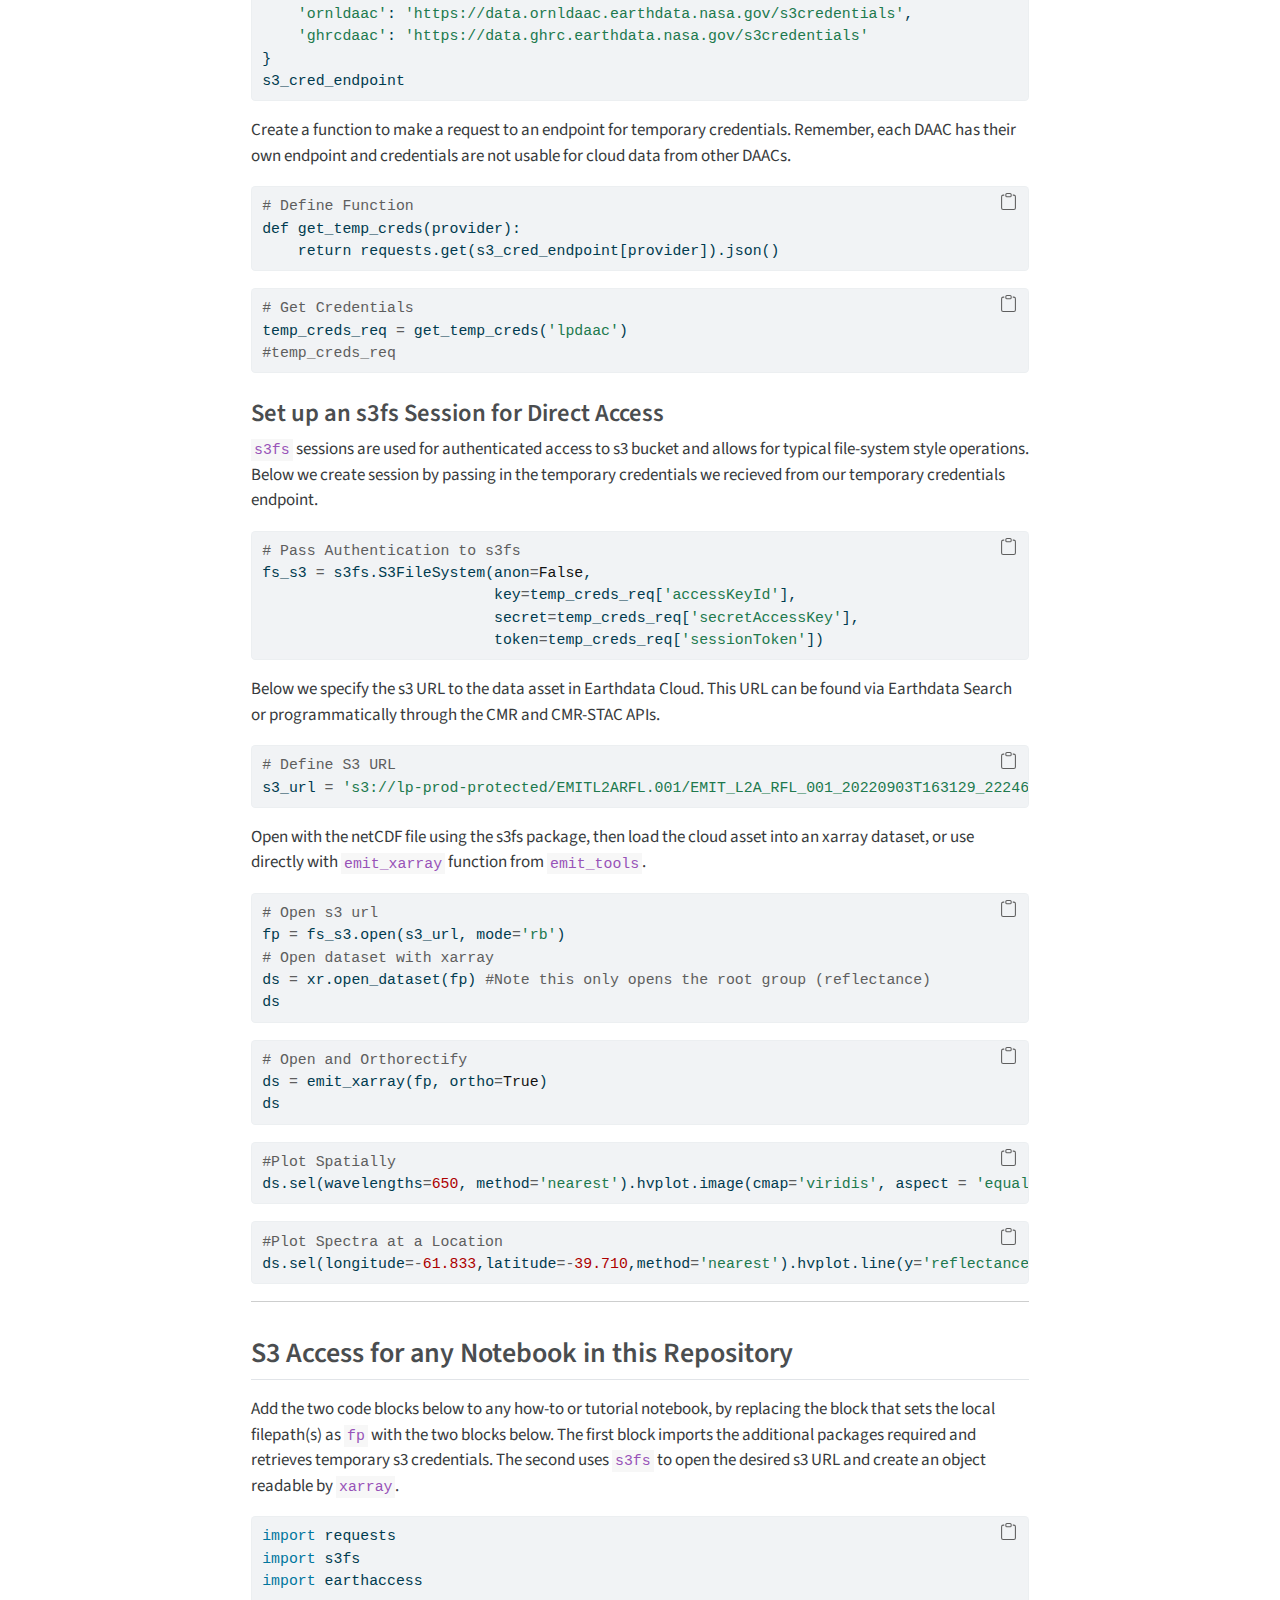
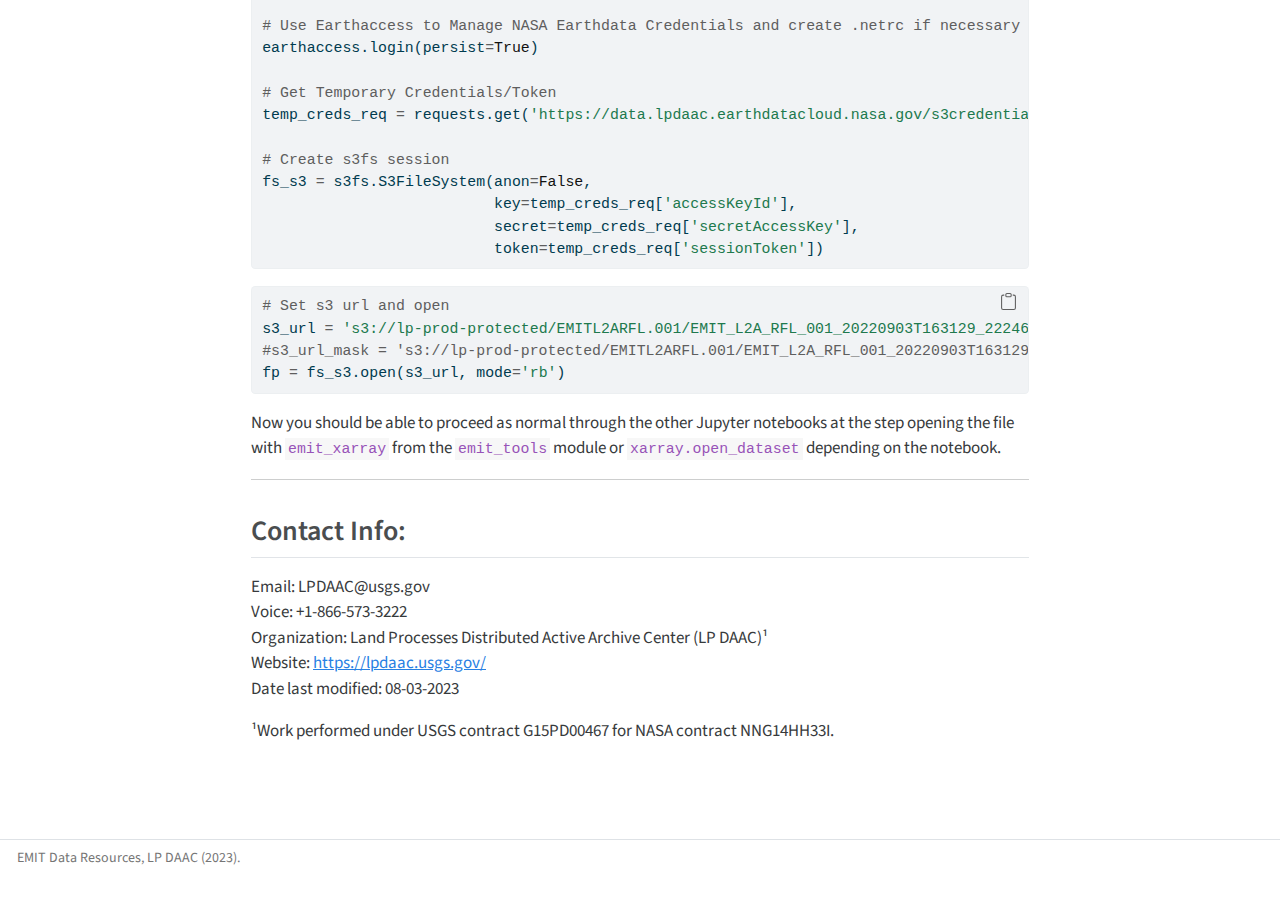
<file: docs/how-tos/How_to_Direct_S3_Access.html>
<!DOCTYPE html>
<html xmlns="http://www.w3.org/1999/xhtml" lang="en" xml:lang="en"><head>

<meta charset="utf-8">
<meta name="generator" content="quarto-1.3.450">

<meta name="viewport" content="width=device-width, initial-scale=1.0, user-scalable=yes">


<title>EMIT Data Resources - How to: Use Direct S3 Access to work with EMIT Data</title>
<style>
code{white-space: pre-wrap;}
span.smallcaps{font-variant: small-caps;}
div.columns{display: flex; gap: min(4vw, 1.5em);}
div.column{flex: auto; overflow-x: auto;}
div.hanging-indent{margin-left: 1.5em; text-indent: -1.5em;}
ul.task-list{list-style: none;}
ul.task-list li input[type="checkbox"] {
  width: 0.8em;
  margin: 0 0.8em 0.2em -1em; /* quarto-specific, see https://github.com/quarto-dev/quarto-cli/issues/4556 */ 
  vertical-align: middle;
}
/* CSS for syntax highlighting */
pre > code.sourceCode { white-space: pre; position: relative; }
pre > code.sourceCode > span { display: inline-block; line-height: 1.25; }
pre > code.sourceCode > span:empty { height: 1.2em; }
.sourceCode { overflow: visible; }
code.sourceCode > span { color: inherit; text-decoration: inherit; }
div.sourceCode { margin: 1em 0; }
pre.sourceCode { margin: 0; }
@media screen {
div.sourceCode { overflow: auto; }
}
@media print {
pre > code.sourceCode { white-space: pre-wrap; }
pre > code.sourceCode > span { text-indent: -5em; padding-left: 5em; }
}
pre.numberSource code
  { counter-reset: source-line 0; }
pre.numberSource code > span
  { position: relative; left: -4em; counter-increment: source-line; }
pre.numberSource code > span > a:first-child::before
  { content: counter(source-line);
    position: relative; left: -1em; text-align: right; vertical-align: baseline;
    border: none; display: inline-block;
    -webkit-touch-callout: none; -webkit-user-select: none;
    -khtml-user-select: none; -moz-user-select: none;
    -ms-user-select: none; user-select: none;
    padding: 0 4px; width: 4em;
  }
pre.numberSource { margin-left: 3em;  padding-left: 4px; }
div.sourceCode
  {   }
@media screen {
pre > code.sourceCode > span > a:first-child::before { text-decoration: underline; }
}
</style>


<script src="../site_libs/quarto-nav/quarto-nav.js"></script>
<script src="../site_libs/clipboard/clipboard.min.js"></script>
<script src="../site_libs/quarto-search/autocomplete.umd.js"></script>
<script src="../site_libs/quarto-search/fuse.min.js"></script>
<script src="../site_libs/quarto-search/quarto-search.js"></script>
<meta name="quarto:offset" content="../">
<script src="../site_libs/quarto-html/quarto.js"></script>
<script src="../site_libs/quarto-html/popper.min.js"></script>
<script src="../site_libs/quarto-html/tippy.umd.min.js"></script>
<script src="../site_libs/quarto-html/anchor.min.js"></script>
<link href="../site_libs/quarto-html/tippy.css" rel="stylesheet">
<link href="../site_libs/quarto-html/quarto-syntax-highlighting.css" rel="stylesheet" class="quarto-color-scheme" id="quarto-text-highlighting-styles">
<link href="../site_libs/quarto-html/quarto-syntax-highlighting-dark.css" rel="prefetch" class="quarto-color-scheme quarto-color-alternate" id="quarto-text-highlighting-styles">
<script src="../site_libs/bootstrap/bootstrap.min.js"></script>
<link href="../site_libs/bootstrap/bootstrap-icons.css" rel="stylesheet">
<link href="../site_libs/bootstrap/bootstrap.min.css" rel="stylesheet" class="quarto-color-scheme" id="quarto-bootstrap" data-mode="light">
<link href="../site_libs/bootstrap/bootstrap-dark.min.css" rel="prefetch" class="quarto-color-scheme quarto-color-alternate" id="quarto-bootstrap" data-mode="dark">
<script id="quarto-search-options" type="application/json">{
  "location": "sidebar",
  "copy-button": false,
  "collapse-after": 3,
  "panel-placement": "start",
  "type": "textbox",
  "limit": 20,
  "language": {
    "search-no-results-text": "No results",
    "search-matching-documents-text": "matching documents",
    "search-copy-link-title": "Copy link to search",
    "search-hide-matches-text": "Hide additional matches",
    "search-more-match-text": "more match in this document",
    "search-more-matches-text": "more matches in this document",
    "search-clear-button-title": "Clear",
    "search-detached-cancel-button-title": "Cancel",
    "search-submit-button-title": "Submit",
    "search-label": "Search"
  }
}</script>


<link rel="stylesheet" href="../styles.css">
</head>

<body class="nav-sidebar docked">

<div id="quarto-search-results"></div>
  <header id="quarto-header" class="headroom fixed-top">
  <nav class="quarto-secondary-nav">
    <div class="container-fluid d-flex">
      <button type="button" class="quarto-btn-toggle btn" data-bs-toggle="collapse" data-bs-target="#quarto-sidebar,#quarto-sidebar-glass" aria-controls="quarto-sidebar" aria-expanded="false" aria-label="Toggle sidebar navigation" onclick="if (window.quartoToggleHeadroom) { window.quartoToggleHeadroom(); }">
        <i class="bi bi-layout-text-sidebar-reverse"></i>
      </button>
      <nav class="quarto-page-breadcrumbs" aria-label="breadcrumb"><ol class="breadcrumb"><li class="breadcrumb-item">
      EMIT Data Resources Cookbook
      </li></ol></nav>
      <a class="flex-grow-1" role="button" data-bs-toggle="collapse" data-bs-target="#quarto-sidebar,#quarto-sidebar-glass" aria-controls="quarto-sidebar" aria-expanded="false" aria-label="Toggle sidebar navigation" onclick="if (window.quartoToggleHeadroom) { window.quartoToggleHeadroom(); }">      
      </a>
      <button type="button" class="btn quarto-search-button" aria-label="" onclick="window.quartoOpenSearch();">
        <i class="bi bi-search"></i>
      </button>
    </div>
  </nav>
</header>
<!-- content -->
<div id="quarto-content" class="quarto-container page-columns page-rows-contents page-layout-article">
<!-- sidebar -->
  <nav id="quarto-sidebar" class="sidebar collapse collapse-horizontal sidebar-navigation docked overflow-auto">
    <div class="pt-lg-2 mt-2 text-center sidebar-header sidebar-header-stacked">
      <a href="../index.html" class="sidebar-logo-link">
      <img src="../images/lpdaac-logo-black.png" alt="" class="sidebar-logo py-0 d-lg-inline d-none">
      </a>
    <div class="sidebar-title mb-0 py-0">
      <a href="../">EMIT Data Resources Cookbook</a> 
        <div class="sidebar-tools-main tools-wide">
    <a href="https://lpdaac.usgs.gov/" rel="" title="LP DAAC Website" class="quarto-navigation-tool px-1" aria-label="LP DAAC Website"><i class="bi bi-globe"></i></a>
    <a href="https://github.com/nasa/EMIT-Data-Resources" rel="" title="EMIT-Data-Resources Repository" class="quarto-navigation-tool px-1" aria-label="EMIT-Data-Resources Repository"><i class="bi bi-github"></i></a>
  <a href="" class="quarto-color-scheme-toggle quarto-navigation-tool  px-1" onclick="window.quartoToggleColorScheme(); return false;" title="Toggle dark mode"><i class="bi"></i></a>
</div>
    </div>
      </div>
        <div class="mt-2 flex-shrink-0 align-items-center">
        <div class="sidebar-search">
        <div id="quarto-search" class="" title="Search"></div>
        </div>
        </div>
    <div class="sidebar-menu-container"> 
    <ul class="list-unstyled mt-1">
        <li class="sidebar-item">
  <div class="sidebar-item-container"> 
  <a href="../index.html" class="sidebar-item-text sidebar-link">
 <span class="menu-text">Welcome</span></a>
  </div>
</li>
        <li class="sidebar-item">
  <div class="sidebar-item-container"> 
  <a href="../python-setup/index.html" class="sidebar-item-text sidebar-link">
 <span class="menu-text">Python Environment Setup</span></a>
  </div>
</li>
        <li class="sidebar-item sidebar-item-section">
      <div class="sidebar-item-container"> 
            <a class="sidebar-item-text sidebar-link text-start collapsed" data-bs-toggle="collapse" data-bs-target="#quarto-sidebar-section-1" aria-expanded="false">
 <span class="menu-text">Tutorials</span></a>
          <a class="sidebar-item-toggle text-start collapsed" data-bs-toggle="collapse" data-bs-target="#quarto-sidebar-section-1" aria-expanded="false" aria-label="Toggle section">
            <i class="bi bi-chevron-right ms-2"></i>
          </a> 
      </div>
      <ul id="quarto-sidebar-section-1" class="collapse list-unstyled sidebar-section depth1 ">  
          <li class="sidebar-item">
  <div class="sidebar-item-container"> 
  <a href="../tutorials/Exploring_EMIT_L2A_Reflectance.html" class="sidebar-item-text sidebar-link">
 <span class="menu-text">01 Exploring EMIT L2A Reflectance</span></a>
  </div>
</li>
      </ul>
  </li>
    </ul>
    </div>
</nav>
<div id="quarto-sidebar-glass" data-bs-toggle="collapse" data-bs-target="#quarto-sidebar,#quarto-sidebar-glass"></div>
<!-- margin-sidebar -->
    <div id="quarto-margin-sidebar" class="sidebar margin-sidebar">
        <nav id="TOC" role="doc-toc" class="toc-active">
    <h2 id="toc-title">On this page</h2>
   
  <ul>
  <li><a href="#overview-of-s3-access" id="toc-overview-of-s3-access" class="nav-link active" data-scroll-target="#overview-of-s3-access">Overview of s3 Access</a>
  <ul class="collapse">
  <li><a href="#set-up-an-s3fs-session-for-direct-access" id="toc-set-up-an-s3fs-session-for-direct-access" class="nav-link" data-scroll-target="#set-up-an-s3fs-session-for-direct-access">Set up an s3fs Session for Direct Access</a></li>
  </ul></li>
  <li><a href="#s3-access-for-any-notebook-in-this-repository" id="toc-s3-access-for-any-notebook-in-this-repository" class="nav-link" data-scroll-target="#s3-access-for-any-notebook-in-this-repository">S3 Access for any Notebook in this Repository</a></li>
  <li><a href="#contact-info" id="toc-contact-info" class="nav-link" data-scroll-target="#contact-info">Contact Info:</a></li>
  </ul>
<div class="toc-actions"><div><i class="bi bi-github"></i></div><div class="action-links"><p><a href="https://github.dev/nasa-openscapes/earthdata-cloud-cookbook/blob/main/how-tos/How_to_Direct_S3_Access.ipynb" class="toc-action">Edit this page</a></p><p><a href="https://github.com/nasa-openscapes/earthdata-cloud-cookbook/blob/main/how-tos/How_to_Direct_S3_Access.ipynb" class="toc-action">View source</a></p><p><a href="https://github.com/nasa-openscapes/earthdata-cloud-cookbook/issues/new" class="toc-action">Report an issue</a></p></div></div></nav>
    </div>
<!-- main -->
<main class="content" id="quarto-document-content">

<header id="title-block-header" class="quarto-title-block default">
<div class="quarto-title">
<h1 class="title">How to: Use Direct S3 Access to work with EMIT Data</h1>
</div>



<div class="quarto-title-meta">

    
  
    
  </div>
  

</header>

<p><strong>Summary</strong></p>
<p>EMIT datasets are available through NASA’s Earthdata Cloud. NASA Earthdata on Cloud is always free and accessible via either HTTPS or direct S3 bucket access. With direct S3 access, you can bring your “code to the data”, making your processing faster and scalable. Direct S3 access to NASA Earthdata on Cloud is only available if your Amazon Web Services (AWS) instance is set up in the <code>us-west-2</code> region. This notebook explains how to utilize direct S3 access to EMIT data.</p>
<p><strong>Requirements</strong></p>
<ul>
<li>A NASA <a href="https://urs.earthdata.nasa.gov/">Earthdata Login</a> account is required to download EMIT data</li>
<li>A configured <code>.netrc</code> file to access NASA Earth Data
<ul>
<li>This will be configured in the notebook using the <code>earthaccess</code> python library.</li>
</ul></li>
<li>Selected the <code>emit_tutorials</code> environment as the kernel for this notebook.
<ul>
<li>For instructions on setting up the environment, follow the <code>setup_instructions.md</code> included in the <code>/setup/</code> folder of the repository.</li>
</ul></li>
<li><strong>xarray v2022.12.0</strong> or newer to read s3 files multiple times when open with s3fs
<ul>
<li>Version can be checked in Python using <code>xarray.__version__</code></li>
<li>To update, activate your environment and enter <code>pip install xarray==2022.12.0</code> in command line.</li>
</ul></li>
</ul>
<p><strong>Learning Objectives</strong><br>
+ How to use Direct S3 Access to EMIT Data + How to add this functionality to any notebook from this repository</p>
<hr>
<p>Import the required packages.</p>
<div class="cell" data-tags="[]">
<div class="sourceCode cell-code" id="cb1"><pre class="sourceCode python code-with-copy"><code class="sourceCode python"><span id="cb1-1"><a href="#cb1-1" aria-hidden="true" tabindex="-1"></a><span class="co"># Import Packages</span></span>
<span id="cb1-2"><a href="#cb1-2" aria-hidden="true" tabindex="-1"></a><span class="im">import</span> os</span>
<span id="cb1-3"><a href="#cb1-3" aria-hidden="true" tabindex="-1"></a><span class="im">import</span> sys</span>
<span id="cb1-4"><a href="#cb1-4" aria-hidden="true" tabindex="-1"></a><span class="im">import</span> requests</span>
<span id="cb1-5"><a href="#cb1-5" aria-hidden="true" tabindex="-1"></a><span class="im">import</span> s3fs</span>
<span id="cb1-6"><a href="#cb1-6" aria-hidden="true" tabindex="-1"></a><span class="im">import</span> netCDF4 <span class="im">as</span> nc</span>
<span id="cb1-7"><a href="#cb1-7" aria-hidden="true" tabindex="-1"></a><span class="im">from</span> osgeo <span class="im">import</span> gdal</span>
<span id="cb1-8"><a href="#cb1-8" aria-hidden="true" tabindex="-1"></a><span class="im">import</span> numpy <span class="im">as</span> np</span>
<span id="cb1-9"><a href="#cb1-9" aria-hidden="true" tabindex="-1"></a><span class="im">import</span> xarray <span class="im">as</span> xr</span>
<span id="cb1-10"><a href="#cb1-10" aria-hidden="true" tabindex="-1"></a><span class="im">import</span> hvplot.xarray</span>
<span id="cb1-11"><a href="#cb1-11" aria-hidden="true" tabindex="-1"></a><span class="im">import</span> holoviews <span class="im">as</span> hv</span>
<span id="cb1-12"><a href="#cb1-12" aria-hidden="true" tabindex="-1"></a><span class="im">import</span> earthaccess</span>
<span id="cb1-13"><a href="#cb1-13" aria-hidden="true" tabindex="-1"></a>sys.path.append(<span class="st">'../modules/'</span>)</span>
<span id="cb1-14"><a href="#cb1-14" aria-hidden="true" tabindex="-1"></a><span class="im">from</span> emit_tools <span class="im">import</span> emit_xarray</span></code><button title="Copy to Clipboard" class="code-copy-button"><i class="bi"></i></button></pre></div>
</div>
<hr>
<section id="overview-of-s3-access" class="level2">
<h2 class="anchored" data-anchor-id="overview-of-s3-access">Overview of s3 Access</h2>
<p>NASA Earthdata Cloud data in S3 can be directly accessed via temporary credentials; this access is limited to requests made within the US West (Oregon) (code: us-west-2) AWS region. Direct S3 access is achieved by passing NASA supplied temporary credentials (token) to AWS so we can interact with S3 objects from applicable Earthdata Cloud buckets. Your NASA Earthdata login credentials can easily be managed using the <code>earthaccess</code> library. We can create the necessary <code>.netrc</code> file that stores the Earthdata Login credentials locally with the following code cell. Enter your username and password if prompted, these will be used to sign into NASA Earthdata and retrieve the necessary temporary credentials allowing you to utilize s3 access.</p>
<div class="cell" data-tags="[]">
<div class="sourceCode cell-code" id="cb2"><pre class="sourceCode python code-with-copy"><code class="sourceCode python"><span id="cb2-1"><a href="#cb2-1" aria-hidden="true" tabindex="-1"></a><span class="co"># The persist option creates and stores your username and password in a .netrc file</span></span>
<span id="cb2-2"><a href="#cb2-2" aria-hidden="true" tabindex="-1"></a>earthaccess.login(persist<span class="op">=</span><span class="va">True</span>)</span></code><button title="Copy to Clipboard" class="code-copy-button"><i class="bi"></i></button></pre></div>
</div>
<p>For now, each NASA DAAC has different AWS credentials endpoints. Below are some of the credential endpoints to various DAACs:</p>
<div class="cell" data-tags="[]">
<div class="sourceCode cell-code" id="cb3"><pre class="sourceCode python code-with-copy"><code class="sourceCode python"><span id="cb3-1"><a href="#cb3-1" aria-hidden="true" tabindex="-1"></a>s3_cred_endpoint <span class="op">=</span> {</span>
<span id="cb3-2"><a href="#cb3-2" aria-hidden="true" tabindex="-1"></a>    <span class="st">'podaac'</span>:<span class="st">'https://archive.podaac.earthdata.nasa.gov/s3credentials'</span>,</span>
<span id="cb3-3"><a href="#cb3-3" aria-hidden="true" tabindex="-1"></a>    <span class="st">'gesdisc'</span>: <span class="st">'https://data.gesdisc.earthdata.nasa.gov/s3credentials'</span>,</span>
<span id="cb3-4"><a href="#cb3-4" aria-hidden="true" tabindex="-1"></a>    <span class="st">'lpdaac'</span>:<span class="st">'https://data.lpdaac.earthdatacloud.nasa.gov/s3credentials'</span>,</span>
<span id="cb3-5"><a href="#cb3-5" aria-hidden="true" tabindex="-1"></a>    <span class="st">'ornldaac'</span>: <span class="st">'https://data.ornldaac.earthdata.nasa.gov/s3credentials'</span>,</span>
<span id="cb3-6"><a href="#cb3-6" aria-hidden="true" tabindex="-1"></a>    <span class="st">'ghrcdaac'</span>: <span class="st">'https://data.ghrc.earthdata.nasa.gov/s3credentials'</span></span>
<span id="cb3-7"><a href="#cb3-7" aria-hidden="true" tabindex="-1"></a>}</span>
<span id="cb3-8"><a href="#cb3-8" aria-hidden="true" tabindex="-1"></a>s3_cred_endpoint</span></code><button title="Copy to Clipboard" class="code-copy-button"><i class="bi"></i></button></pre></div>
</div>
<p>Create a function to make a request to an endpoint for temporary credentials. Remember, each DAAC has their own endpoint and credentials are not usable for cloud data from other DAACs.</p>
<div class="cell" data-tags="[]">
<div class="sourceCode cell-code" id="cb4"><pre class="sourceCode python code-with-copy"><code class="sourceCode python"><span id="cb4-1"><a href="#cb4-1" aria-hidden="true" tabindex="-1"></a><span class="co"># Define Function </span></span>
<span id="cb4-2"><a href="#cb4-2" aria-hidden="true" tabindex="-1"></a><span class="kw">def</span> get_temp_creds(provider):</span>
<span id="cb4-3"><a href="#cb4-3" aria-hidden="true" tabindex="-1"></a>    <span class="cf">return</span> requests.get(s3_cred_endpoint[provider]).json()</span></code><button title="Copy to Clipboard" class="code-copy-button"><i class="bi"></i></button></pre></div>
</div>
<div class="cell" data-tags="[]">
<div class="sourceCode cell-code" id="cb5"><pre class="sourceCode python code-with-copy"><code class="sourceCode python"><span id="cb5-1"><a href="#cb5-1" aria-hidden="true" tabindex="-1"></a><span class="co"># Get Credentials</span></span>
<span id="cb5-2"><a href="#cb5-2" aria-hidden="true" tabindex="-1"></a>temp_creds_req <span class="op">=</span> get_temp_creds(<span class="st">'lpdaac'</span>)</span>
<span id="cb5-3"><a href="#cb5-3" aria-hidden="true" tabindex="-1"></a><span class="co">#temp_creds_req</span></span></code><button title="Copy to Clipboard" class="code-copy-button"><i class="bi"></i></button></pre></div>
</div>
<section id="set-up-an-s3fs-session-for-direct-access" class="level3">
<h3 class="anchored" data-anchor-id="set-up-an-s3fs-session-for-direct-access">Set up an s3fs Session for Direct Access</h3>
<p><code>s3fs</code> sessions are used for authenticated access to s3 bucket and allows for typical file-system style operations. Below we create session by passing in the temporary credentials we recieved from our temporary credentials endpoint.</p>
<div class="cell" data-tags="[]">
<div class="sourceCode cell-code" id="cb6"><pre class="sourceCode python code-with-copy"><code class="sourceCode python"><span id="cb6-1"><a href="#cb6-1" aria-hidden="true" tabindex="-1"></a><span class="co"># Pass Authentication to s3fs</span></span>
<span id="cb6-2"><a href="#cb6-2" aria-hidden="true" tabindex="-1"></a>fs_s3 <span class="op">=</span> s3fs.S3FileSystem(anon<span class="op">=</span><span class="va">False</span>, </span>
<span id="cb6-3"><a href="#cb6-3" aria-hidden="true" tabindex="-1"></a>                          key<span class="op">=</span>temp_creds_req[<span class="st">'accessKeyId'</span>], </span>
<span id="cb6-4"><a href="#cb6-4" aria-hidden="true" tabindex="-1"></a>                          secret<span class="op">=</span>temp_creds_req[<span class="st">'secretAccessKey'</span>], </span>
<span id="cb6-5"><a href="#cb6-5" aria-hidden="true" tabindex="-1"></a>                          token<span class="op">=</span>temp_creds_req[<span class="st">'sessionToken'</span>])</span></code><button title="Copy to Clipboard" class="code-copy-button"><i class="bi"></i></button></pre></div>
</div>
<p>Below we specify the s3 URL to the data asset in Earthdata Cloud. This URL can be found via Earthdata Search or programmatically through the CMR and CMR-STAC APIs.</p>
<div class="cell" data-tags="[]">
<div class="sourceCode cell-code" id="cb7"><pre class="sourceCode python code-with-copy"><code class="sourceCode python"><span id="cb7-1"><a href="#cb7-1" aria-hidden="true" tabindex="-1"></a><span class="co"># Define S3 URL                          </span></span>
<span id="cb7-2"><a href="#cb7-2" aria-hidden="true" tabindex="-1"></a>s3_url <span class="op">=</span> <span class="st">'s3://lp-prod-protected/EMITL2ARFL.001/EMIT_L2A_RFL_001_20220903T163129_2224611_012/EMIT_L2A_RFL_001_20220903T163129_2224611_012.nc'</span></span></code><button title="Copy to Clipboard" class="code-copy-button"><i class="bi"></i></button></pre></div>
</div>
<p>Open with the netCDF file using the s3fs package, then load the cloud asset into an xarray dataset, or use directly with <code>emit_xarray</code> function from <code>emit_tools</code>.</p>
<div class="cell" data-tags="[]">
<div class="sourceCode cell-code" id="cb8"><pre class="sourceCode python code-with-copy"><code class="sourceCode python"><span id="cb8-1"><a href="#cb8-1" aria-hidden="true" tabindex="-1"></a><span class="co"># Open s3 url</span></span>
<span id="cb8-2"><a href="#cb8-2" aria-hidden="true" tabindex="-1"></a>fp <span class="op">=</span> fs_s3.<span class="bu">open</span>(s3_url, mode<span class="op">=</span><span class="st">'rb'</span>)</span>
<span id="cb8-3"><a href="#cb8-3" aria-hidden="true" tabindex="-1"></a><span class="co"># Open dataset with xarray</span></span>
<span id="cb8-4"><a href="#cb8-4" aria-hidden="true" tabindex="-1"></a>ds <span class="op">=</span> xr.open_dataset(fp) <span class="co">#Note this only opens the root group (reflectance)</span></span>
<span id="cb8-5"><a href="#cb8-5" aria-hidden="true" tabindex="-1"></a>ds</span></code><button title="Copy to Clipboard" class="code-copy-button"><i class="bi"></i></button></pre></div>
</div>
<div class="cell" data-tags="[]">
<div class="sourceCode cell-code" id="cb9"><pre class="sourceCode python code-with-copy"><code class="sourceCode python"><span id="cb9-1"><a href="#cb9-1" aria-hidden="true" tabindex="-1"></a><span class="co"># Open and Orthorectify</span></span>
<span id="cb9-2"><a href="#cb9-2" aria-hidden="true" tabindex="-1"></a>ds <span class="op">=</span> emit_xarray(fp, ortho<span class="op">=</span><span class="va">True</span>)</span>
<span id="cb9-3"><a href="#cb9-3" aria-hidden="true" tabindex="-1"></a>ds</span></code><button title="Copy to Clipboard" class="code-copy-button"><i class="bi"></i></button></pre></div>
</div>
<div class="cell" data-tags="[]">
<div class="sourceCode cell-code" id="cb10"><pre class="sourceCode python code-with-copy"><code class="sourceCode python"><span id="cb10-1"><a href="#cb10-1" aria-hidden="true" tabindex="-1"></a><span class="co">#Plot Spatially</span></span>
<span id="cb10-2"><a href="#cb10-2" aria-hidden="true" tabindex="-1"></a>ds.sel(wavelengths<span class="op">=</span><span class="dv">650</span>, method<span class="op">=</span><span class="st">'nearest'</span>).hvplot.image(cmap<span class="op">=</span><span class="st">'viridis'</span>, aspect <span class="op">=</span> <span class="st">'equal'</span>, frame_width<span class="op">=</span><span class="dv">500</span>, rasterize<span class="op">=</span><span class="va">True</span>)</span></code><button title="Copy to Clipboard" class="code-copy-button"><i class="bi"></i></button></pre></div>
</div>
<div class="cell" data-tags="[]">
<div class="sourceCode cell-code" id="cb11"><pre class="sourceCode python code-with-copy"><code class="sourceCode python"><span id="cb11-1"><a href="#cb11-1" aria-hidden="true" tabindex="-1"></a><span class="co">#Plot Spectra at a Location</span></span>
<span id="cb11-2"><a href="#cb11-2" aria-hidden="true" tabindex="-1"></a>ds.sel(longitude<span class="op">=-</span><span class="fl">61.833</span>,latitude<span class="op">=-</span><span class="fl">39.710</span>,method<span class="op">=</span><span class="st">'nearest'</span>).hvplot.line(y<span class="op">=</span><span class="st">'reflectance'</span>,x<span class="op">=</span><span class="st">'wavelengths'</span>, color<span class="op">=</span><span class="st">'black'</span>, frame_width<span class="op">=</span><span class="dv">400</span>)</span></code><button title="Copy to Clipboard" class="code-copy-button"><i class="bi"></i></button></pre></div>
</div>
<hr>
</section>
</section>
<section id="s3-access-for-any-notebook-in-this-repository" class="level2">
<h2 class="anchored" data-anchor-id="s3-access-for-any-notebook-in-this-repository">S3 Access for any Notebook in this Repository</h2>
<p>Add the two code blocks below to any how-to or tutorial notebook, by replacing the block that sets the local filepath(s) as <code>fp</code> with the two blocks below. The first block imports the additional packages required and retrieves temporary s3 credentials. The second uses <code>s3fs</code> to open the desired s3 URL and create an object readable by <code>xarray</code>.</p>
<div class="cell">
<div class="sourceCode cell-code" id="cb12"><pre class="sourceCode python code-with-copy"><code class="sourceCode python"><span id="cb12-1"><a href="#cb12-1" aria-hidden="true" tabindex="-1"></a><span class="im">import</span> requests</span>
<span id="cb12-2"><a href="#cb12-2" aria-hidden="true" tabindex="-1"></a><span class="im">import</span> s3fs</span>
<span id="cb12-3"><a href="#cb12-3" aria-hidden="true" tabindex="-1"></a><span class="im">import</span> earthaccess</span>
<span id="cb12-4"><a href="#cb12-4" aria-hidden="true" tabindex="-1"></a></span>
<span id="cb12-5"><a href="#cb12-5" aria-hidden="true" tabindex="-1"></a><span class="co"># Use Earthaccess to Manage NASA Earthdata Credentials and create .netrc if necessary</span></span>
<span id="cb12-6"><a href="#cb12-6" aria-hidden="true" tabindex="-1"></a>earthaccess.login(persist<span class="op">=</span><span class="va">True</span>)</span>
<span id="cb12-7"><a href="#cb12-7" aria-hidden="true" tabindex="-1"></a></span>
<span id="cb12-8"><a href="#cb12-8" aria-hidden="true" tabindex="-1"></a><span class="co"># Get Temporary Credentials/Token</span></span>
<span id="cb12-9"><a href="#cb12-9" aria-hidden="true" tabindex="-1"></a>temp_creds_req <span class="op">=</span> requests.get(<span class="st">'https://data.lpdaac.earthdatacloud.nasa.gov/s3credentials'</span>).json() <span class="co"># use lpdaac credential endpoint for EMIT data</span></span>
<span id="cb12-10"><a href="#cb12-10" aria-hidden="true" tabindex="-1"></a></span>
<span id="cb12-11"><a href="#cb12-11" aria-hidden="true" tabindex="-1"></a><span class="co"># Create s3fs session</span></span>
<span id="cb12-12"><a href="#cb12-12" aria-hidden="true" tabindex="-1"></a>fs_s3 <span class="op">=</span> s3fs.S3FileSystem(anon<span class="op">=</span><span class="va">False</span>, </span>
<span id="cb12-13"><a href="#cb12-13" aria-hidden="true" tabindex="-1"></a>                          key<span class="op">=</span>temp_creds_req[<span class="st">'accessKeyId'</span>], </span>
<span id="cb12-14"><a href="#cb12-14" aria-hidden="true" tabindex="-1"></a>                          secret<span class="op">=</span>temp_creds_req[<span class="st">'secretAccessKey'</span>], </span>
<span id="cb12-15"><a href="#cb12-15" aria-hidden="true" tabindex="-1"></a>                          token<span class="op">=</span>temp_creds_req[<span class="st">'sessionToken'</span>])</span></code><button title="Copy to Clipboard" class="code-copy-button"><i class="bi"></i></button></pre></div>
</div>
<div class="cell">
<div class="sourceCode cell-code" id="cb13"><pre class="sourceCode python code-with-copy"><code class="sourceCode python"><span id="cb13-1"><a href="#cb13-1" aria-hidden="true" tabindex="-1"></a><span class="co"># Set s3 url and open</span></span>
<span id="cb13-2"><a href="#cb13-2" aria-hidden="true" tabindex="-1"></a>s3_url <span class="op">=</span> <span class="st">'s3://lp-prod-protected/EMITL2ARFL.001/EMIT_L2A_RFL_001_20220903T163129_2224611_012/EMIT_L2A_RFL_001_20220903T163129_2224611_012.nc'</span> <span class="co"># S3 URL to L2A Reflectance File used throughout tutorial</span></span>
<span id="cb13-3"><a href="#cb13-3" aria-hidden="true" tabindex="-1"></a><span class="co">#s3_url_mask = 's3://lp-prod-protected/EMITL2ARFL.001/EMIT_L2A_RFL_001_20220903T163129_2224611_012/EMIT_L2A_MASK_001_20220903T163129_2224611_012.nc' # Only used for Quality How-to</span></span>
<span id="cb13-4"><a href="#cb13-4" aria-hidden="true" tabindex="-1"></a>fp <span class="op">=</span> fs_s3.<span class="bu">open</span>(s3_url, mode<span class="op">=</span><span class="st">'rb'</span>)</span></code><button title="Copy to Clipboard" class="code-copy-button"><i class="bi"></i></button></pre></div>
</div>
<p>Now you should be able to proceed as normal through the other Jupyter notebooks at the step opening the file with <code>emit_xarray</code> from the <code>emit_tools</code> module or <code>xarray.open_dataset</code> depending on the notebook.</p>
<hr>
</section>
<section id="contact-info" class="level2">
<h2 class="anchored" data-anchor-id="contact-info">Contact Info:</h2>
<p>Email: LPDAAC@usgs.gov<br>
Voice: +1-866-573-3222<br>
Organization: Land Processes Distributed Active Archive Center (LP DAAC)¹<br>
Website: <a href="https://lpdaac.usgs.gov/" class="uri">https://lpdaac.usgs.gov/</a><br>
Date last modified: 08-03-2023</p>
<p>¹Work performed under USGS contract G15PD00467 for NASA contract NNG14HH33I.</p>


</section>

</main> <!-- /main -->
<script id="quarto-html-after-body" type="application/javascript">
window.document.addEventListener("DOMContentLoaded", function (event) {
  const toggleBodyColorMode = (bsSheetEl) => {
    const mode = bsSheetEl.getAttribute("data-mode");
    const bodyEl = window.document.querySelector("body");
    if (mode === "dark") {
      bodyEl.classList.add("quarto-dark");
      bodyEl.classList.remove("quarto-light");
    } else {
      bodyEl.classList.add("quarto-light");
      bodyEl.classList.remove("quarto-dark");
    }
  }
  const toggleBodyColorPrimary = () => {
    const bsSheetEl = window.document.querySelector("link#quarto-bootstrap");
    if (bsSheetEl) {
      toggleBodyColorMode(bsSheetEl);
    }
  }
  toggleBodyColorPrimary();  
  const disableStylesheet = (stylesheets) => {
    for (let i=0; i < stylesheets.length; i++) {
      const stylesheet = stylesheets[i];
      stylesheet.rel = 'prefetch';
    }
  }
  const enableStylesheet = (stylesheets) => {
    for (let i=0; i < stylesheets.length; i++) {
      const stylesheet = stylesheets[i];
      stylesheet.rel = 'stylesheet';
    }
  }
  const manageTransitions = (selector, allowTransitions) => {
    const els = window.document.querySelectorAll(selector);
    for (let i=0; i < els.length; i++) {
      const el = els[i];
      if (allowTransitions) {
        el.classList.remove('notransition');
      } else {
        el.classList.add('notransition');
      }
    }
  }
  const toggleColorMode = (alternate) => {
    // Switch the stylesheets
    const alternateStylesheets = window.document.querySelectorAll('link.quarto-color-scheme.quarto-color-alternate');
    manageTransitions('#quarto-margin-sidebar .nav-link', false);
    if (alternate) {
      enableStylesheet(alternateStylesheets);
      for (const sheetNode of alternateStylesheets) {
        if (sheetNode.id === "quarto-bootstrap") {
          toggleBodyColorMode(sheetNode);
        }
      }
    } else {
      disableStylesheet(alternateStylesheets);
      toggleBodyColorPrimary();
    }
    manageTransitions('#quarto-margin-sidebar .nav-link', true);
    // Switch the toggles
    const toggles = window.document.querySelectorAll('.quarto-color-scheme-toggle');
    for (let i=0; i < toggles.length; i++) {
      const toggle = toggles[i];
      if (toggle) {
        if (alternate) {
          toggle.classList.add("alternate");     
        } else {
          toggle.classList.remove("alternate");
        }
      }
    }
    // Hack to workaround the fact that safari doesn't
    // properly recolor the scrollbar when toggling (#1455)
    if (navigator.userAgent.indexOf('Safari') > 0 && navigator.userAgent.indexOf('Chrome') == -1) {
      manageTransitions("body", false);
      window.scrollTo(0, 1);
      setTimeout(() => {
        window.scrollTo(0, 0);
        manageTransitions("body", true);
      }, 40);  
    }
  }
  const isFileUrl = () => { 
    return window.location.protocol === 'file:';
  }
  const hasAlternateSentinel = () => {  
    let styleSentinel = getColorSchemeSentinel();
    if (styleSentinel !== null) {
      return styleSentinel === "alternate";
    } else {
      return false;
    }
  }
  const setStyleSentinel = (alternate) => {
    const value = alternate ? "alternate" : "default";
    if (!isFileUrl()) {
      window.localStorage.setItem("quarto-color-scheme", value);
    } else {
      localAlternateSentinel = value;
    }
  }
  const getColorSchemeSentinel = () => {
    if (!isFileUrl()) {
      const storageValue = window.localStorage.getItem("quarto-color-scheme");
      return storageValue != null ? storageValue : localAlternateSentinel;
    } else {
      return localAlternateSentinel;
    }
  }
  let localAlternateSentinel = 'default';
  // Dark / light mode switch
  window.quartoToggleColorScheme = () => {
    // Read the current dark / light value 
    let toAlternate = !hasAlternateSentinel();
    toggleColorMode(toAlternate);
    setStyleSentinel(toAlternate);
  };
  // Ensure there is a toggle, if there isn't float one in the top right
  if (window.document.querySelector('.quarto-color-scheme-toggle') === null) {
    const a = window.document.createElement('a');
    a.classList.add('top-right');
    a.classList.add('quarto-color-scheme-toggle');
    a.href = "";
    a.onclick = function() { try { window.quartoToggleColorScheme(); } catch {} return false; };
    const i = window.document.createElement("i");
    i.classList.add('bi');
    a.appendChild(i);
    window.document.body.appendChild(a);
  }
  // Switch to dark mode if need be
  if (hasAlternateSentinel()) {
    toggleColorMode(true);
  } else {
    toggleColorMode(false);
  }
  const icon = "";
  const anchorJS = new window.AnchorJS();
  anchorJS.options = {
    placement: 'right',
    icon: icon
  };
  anchorJS.add('.anchored');
  const isCodeAnnotation = (el) => {
    for (const clz of el.classList) {
      if (clz.startsWith('code-annotation-')) {                     
        return true;
      }
    }
    return false;
  }
  const clipboard = new window.ClipboardJS('.code-copy-button', {
    text: function(trigger) {
      const codeEl = trigger.previousElementSibling.cloneNode(true);
      for (const childEl of codeEl.children) {
        if (isCodeAnnotation(childEl)) {
          childEl.remove();
        }
      }
      return codeEl.innerText;
    }
  });
  clipboard.on('success', function(e) {
    // button target
    const button = e.trigger;
    // don't keep focus
    button.blur();
    // flash "checked"
    button.classList.add('code-copy-button-checked');
    var currentTitle = button.getAttribute("title");
    button.setAttribute("title", "Copied!");
    let tooltip;
    if (window.bootstrap) {
      button.setAttribute("data-bs-toggle", "tooltip");
      button.setAttribute("data-bs-placement", "left");
      button.setAttribute("data-bs-title", "Copied!");
      tooltip = new bootstrap.Tooltip(button, 
        { trigger: "manual", 
          customClass: "code-copy-button-tooltip",
          offset: [0, -8]});
      tooltip.show();    
    }
    setTimeout(function() {
      if (tooltip) {
        tooltip.hide();
        button.removeAttribute("data-bs-title");
        button.removeAttribute("data-bs-toggle");
        button.removeAttribute("data-bs-placement");
      }
      button.setAttribute("title", currentTitle);
      button.classList.remove('code-copy-button-checked');
    }, 1000);
    // clear code selection
    e.clearSelection();
  });
  function tippyHover(el, contentFn) {
    const config = {
      allowHTML: true,
      content: contentFn,
      maxWidth: 500,
      delay: 100,
      arrow: false,
      appendTo: function(el) {
          return el.parentElement;
      },
      interactive: true,
      interactiveBorder: 10,
      theme: 'quarto',
      placement: 'bottom-start'
    };
    window.tippy(el, config); 
  }
  const noterefs = window.document.querySelectorAll('a[role="doc-noteref"]');
  for (var i=0; i<noterefs.length; i++) {
    const ref = noterefs[i];
    tippyHover(ref, function() {
      // use id or data attribute instead here
      let href = ref.getAttribute('data-footnote-href') || ref.getAttribute('href');
      try { href = new URL(href).hash; } catch {}
      const id = href.replace(/^#\/?/, "");
      const note = window.document.getElementById(id);
      return note.innerHTML;
    });
  }
      let selectedAnnoteEl;
      const selectorForAnnotation = ( cell, annotation) => {
        let cellAttr = 'data-code-cell="' + cell + '"';
        let lineAttr = 'data-code-annotation="' +  annotation + '"';
        const selector = 'span[' + cellAttr + '][' + lineAttr + ']';
        return selector;
      }
      const selectCodeLines = (annoteEl) => {
        const doc = window.document;
        const targetCell = annoteEl.getAttribute("data-target-cell");
        const targetAnnotation = annoteEl.getAttribute("data-target-annotation");
        const annoteSpan = window.document.querySelector(selectorForAnnotation(targetCell, targetAnnotation));
        const lines = annoteSpan.getAttribute("data-code-lines").split(",");
        const lineIds = lines.map((line) => {
          return targetCell + "-" + line;
        })
        let top = null;
        let height = null;
        let parent = null;
        if (lineIds.length > 0) {
            //compute the position of the single el (top and bottom and make a div)
            const el = window.document.getElementById(lineIds[0]);
            top = el.offsetTop;
            height = el.offsetHeight;
            parent = el.parentElement.parentElement;
          if (lineIds.length > 1) {
            const lastEl = window.document.getElementById(lineIds[lineIds.length - 1]);
            const bottom = lastEl.offsetTop + lastEl.offsetHeight;
            height = bottom - top;
          }
          if (top !== null && height !== null && parent !== null) {
            // cook up a div (if necessary) and position it 
            let div = window.document.getElementById("code-annotation-line-highlight");
            if (div === null) {
              div = window.document.createElement("div");
              div.setAttribute("id", "code-annotation-line-highlight");
              div.style.position = 'absolute';
              parent.appendChild(div);
            }
            div.style.top = top - 2 + "px";
            div.style.height = height + 4 + "px";
            let gutterDiv = window.document.getElementById("code-annotation-line-highlight-gutter");
            if (gutterDiv === null) {
              gutterDiv = window.document.createElement("div");
              gutterDiv.setAttribute("id", "code-annotation-line-highlight-gutter");
              gutterDiv.style.position = 'absolute';
              const codeCell = window.document.getElementById(targetCell);
              const gutter = codeCell.querySelector('.code-annotation-gutter');
              gutter.appendChild(gutterDiv);
            }
            gutterDiv.style.top = top - 2 + "px";
            gutterDiv.style.height = height + 4 + "px";
          }
          selectedAnnoteEl = annoteEl;
        }
      };
      const unselectCodeLines = () => {
        const elementsIds = ["code-annotation-line-highlight", "code-annotation-line-highlight-gutter"];
        elementsIds.forEach((elId) => {
          const div = window.document.getElementById(elId);
          if (div) {
            div.remove();
          }
        });
        selectedAnnoteEl = undefined;
      };
      // Attach click handler to the DT
      const annoteDls = window.document.querySelectorAll('dt[data-target-cell]');
      for (const annoteDlNode of annoteDls) {
        annoteDlNode.addEventListener('click', (event) => {
          const clickedEl = event.target;
          if (clickedEl !== selectedAnnoteEl) {
            unselectCodeLines();
            const activeEl = window.document.querySelector('dt[data-target-cell].code-annotation-active');
            if (activeEl) {
              activeEl.classList.remove('code-annotation-active');
            }
            selectCodeLines(clickedEl);
            clickedEl.classList.add('code-annotation-active');
          } else {
            // Unselect the line
            unselectCodeLines();
            clickedEl.classList.remove('code-annotation-active');
          }
        });
      }
  const findCites = (el) => {
    const parentEl = el.parentElement;
    if (parentEl) {
      const cites = parentEl.dataset.cites;
      if (cites) {
        return {
          el,
          cites: cites.split(' ')
        };
      } else {
        return findCites(el.parentElement)
      }
    } else {
      return undefined;
    }
  };
  var bibliorefs = window.document.querySelectorAll('a[role="doc-biblioref"]');
  for (var i=0; i<bibliorefs.length; i++) {
    const ref = bibliorefs[i];
    const citeInfo = findCites(ref);
    if (citeInfo) {
      tippyHover(citeInfo.el, function() {
        var popup = window.document.createElement('div');
        citeInfo.cites.forEach(function(cite) {
          var citeDiv = window.document.createElement('div');
          citeDiv.classList.add('hanging-indent');
          citeDiv.classList.add('csl-entry');
          var biblioDiv = window.document.getElementById('ref-' + cite);
          if (biblioDiv) {
            citeDiv.innerHTML = biblioDiv.innerHTML;
          }
          popup.appendChild(citeDiv);
        });
        return popup.innerHTML;
      });
    }
  }
});
</script>
</div> <!-- /content -->
<footer class="footer">
  <div class="nav-footer">
    <div class="nav-footer-left">EMIT Data Resources, LP DAAC (2023).</div>   
    <div class="nav-footer-center">
      &nbsp;
    </div>
    <div class="nav-footer-right">
      &nbsp;
    </div>
  </div>
</footer>



</body></html>
</file>
<file: docs/site_libs/quarto-html/tippy.css>
.tippy-box[data-animation=fade][data-state=hidden]{opacity:0}[data-tippy-root]{max-width:calc(100vw - 10px)}.tippy-box{position:relative;background-color:#333;color:#fff;border-radius:4px;font-size:14px;line-height:1.4;white-space:normal;outline:0;transition-property:transform,visibility,opacity}.tippy-box[data-placement^=top]>.tippy-arrow{bottom:0}.tippy-box[data-placement^=top]>.tippy-arrow:before{bottom:-7px;left:0;border-width:8px 8px 0;border-top-color:initial;transform-origin:center top}.tippy-box[data-placement^=bottom]>.tippy-arrow{top:0}.tippy-box[data-placement^=bottom]>.tippy-arrow:before{top:-7px;left:0;border-width:0 8px 8px;border-bottom-color:initial;transform-origin:center bottom}.tippy-box[data-placement^=left]>.tippy-arrow{right:0}.tippy-box[data-placement^=left]>.tippy-arrow:before{border-width:8px 0 8px 8px;border-left-color:initial;right:-7px;transform-origin:center left}.tippy-box[data-placement^=right]>.tippy-arrow{left:0}.tippy-box[data-placement^=right]>.tippy-arrow:before{left:-7px;border-width:8px 8px 8px 0;border-right-color:initial;transform-origin:center right}.tippy-box[data-inertia][data-state=visible]{transition-timing-function:cubic-bezier(.54,1.5,.38,1.11)}.tippy-arrow{width:16px;height:16px;color:#333}.tippy-arrow:before{content:"";position:absolute;border-color:transparent;border-style:solid}.tippy-content{position:relative;padding:5px 9px;z-index:1}
</file>
<file: docs/site_libs/quarto-html/quarto-syntax-highlighting.css>
/* quarto syntax highlight colors */
:root {
  --quarto-hl-ot-color: #003B4F;
  --quarto-hl-at-color: #657422;
  --quarto-hl-ss-color: #20794D;
  --quarto-hl-an-color: #5E5E5E;
  --quarto-hl-fu-color: #4758AB;
  --quarto-hl-st-color: #20794D;
  --quarto-hl-cf-color: #003B4F;
  --quarto-hl-op-color: #5E5E5E;
  --quarto-hl-er-color: #AD0000;
  --quarto-hl-bn-color: #AD0000;
  --quarto-hl-al-color: #AD0000;
  --quarto-hl-va-color: #111111;
  --quarto-hl-bu-color: inherit;
  --quarto-hl-ex-color: inherit;
  --quarto-hl-pp-color: #AD0000;
  --quarto-hl-in-color: #5E5E5E;
  --quarto-hl-vs-color: #20794D;
  --quarto-hl-wa-color: #5E5E5E;
  --quarto-hl-do-color: #5E5E5E;
  --quarto-hl-im-color: #00769E;
  --quarto-hl-ch-color: #20794D;
  --quarto-hl-dt-color: #AD0000;
  --quarto-hl-fl-color: #AD0000;
  --quarto-hl-co-color: #5E5E5E;
  --quarto-hl-cv-color: #5E5E5E;
  --quarto-hl-cn-color: #8f5902;
  --quarto-hl-sc-color: #5E5E5E;
  --quarto-hl-dv-color: #AD0000;
  --quarto-hl-kw-color: #003B4F;
}

/* other quarto variables */
:root {
  --quarto-font-monospace: SFMono-Regular, Menlo, Monaco, Consolas, "Liberation Mono", "Courier New", monospace;
}

pre > code.sourceCode > span {
  color: #003B4F;
}

code span {
  color: #003B4F;
}

code.sourceCode > span {
  color: #003B4F;
}

div.sourceCode,
div.sourceCode pre.sourceCode {
  color: #003B4F;
}

code span.ot {
  color: #003B4F;
  font-style: inherit;
}

code span.at {
  color: #657422;
  font-style: inherit;
}

code span.ss {
  color: #20794D;
  font-style: inherit;
}

code span.an {
  color: #5E5E5E;
  font-style: inherit;
}

code span.fu {
  color: #4758AB;
  font-style: inherit;
}

code span.st {
  color: #20794D;
  font-style: inherit;
}

code span.cf {
  color: #003B4F;
  font-style: inherit;
}

code span.op {
  color: #5E5E5E;
  font-style: inherit;
}

code span.er {
  color: #AD0000;
  font-style: inherit;
}

code span.bn {
  color: #AD0000;
  font-style: inherit;
}

code span.al {
  color: #AD0000;
  font-style: inherit;
}

code span.va {
  color: #111111;
  font-style: inherit;
}

code span.bu {
  font-style: inherit;
}

code span.ex {
  font-style: inherit;
}

code span.pp {
  color: #AD0000;
  font-style: inherit;
}

code span.in {
  color: #5E5E5E;
  font-style: inherit;
}

code span.vs {
  color: #20794D;
  font-style: inherit;
}

code span.wa {
  color: #5E5E5E;
  font-style: italic;
}

code span.do {
  color: #5E5E5E;
  font-style: italic;
}

code span.im {
  color: #00769E;
  font-style: inherit;
}

code span.ch {
  color: #20794D;
  font-style: inherit;
}

code span.dt {
  color: #AD0000;
  font-style: inherit;
}

code span.fl {
  color: #AD0000;
  font-style: inherit;
}

code span.co {
  color: #5E5E5E;
  font-style: inherit;
}

code span.cv {
  color: #5E5E5E;
  font-style: italic;
}

code span.cn {
  color: #8f5902;
  font-style: inherit;
}

code span.sc {
  color: #5E5E5E;
  font-style: inherit;
}

code span.dv {
  color: #AD0000;
  font-style: inherit;
}

code span.kw {
  color: #003B4F;
  font-style: inherit;
}

.prevent-inlining {
  content: "</";
}

/*# sourceMappingURL=debc5d5d77c3f9108843748ff7464032.css.map */
</file>
<file: docs/site_libs/quarto-html/quarto-syntax-highlighting-dark.css>
/* quarto syntax highlight colors */
:root {
  --quarto-hl-al-color: #f07178;
  --quarto-hl-an-color: #d4d0ab;
  --quarto-hl-at-color: #00e0e0;
  --quarto-hl-bn-color: #d4d0ab;
  --quarto-hl-bu-color: #abe338;
  --quarto-hl-ch-color: #abe338;
  --quarto-hl-co-color: #f8f8f2;
  --quarto-hl-cv-color: #ffd700;
  --quarto-hl-cn-color: #ffd700;
  --quarto-hl-cf-color: #ffa07a;
  --quarto-hl-dt-color: #ffa07a;
  --quarto-hl-dv-color: #d4d0ab;
  --quarto-hl-do-color: #f8f8f2;
  --quarto-hl-er-color: #f07178;
  --quarto-hl-ex-color: #00e0e0;
  --quarto-hl-fl-color: #d4d0ab;
  --quarto-hl-fu-color: #ffa07a;
  --quarto-hl-im-color: #abe338;
  --quarto-hl-in-color: #d4d0ab;
  --quarto-hl-kw-color: #ffa07a;
  --quarto-hl-op-color: #ffa07a;
  --quarto-hl-ot-color: #00e0e0;
  --quarto-hl-pp-color: #dcc6e0;
  --quarto-hl-re-color: #00e0e0;
  --quarto-hl-sc-color: #abe338;
  --quarto-hl-ss-color: #abe338;
  --quarto-hl-st-color: #abe338;
  --quarto-hl-va-color: #00e0e0;
  --quarto-hl-vs-color: #abe338;
  --quarto-hl-wa-color: #dcc6e0;
}

/* other quarto variables */
:root {
  --quarto-font-monospace: SFMono-Regular, Menlo, Monaco, Consolas, "Liberation Mono", "Courier New", monospace;
}

code span.al {
  background-color: #2a0f15;
  font-weight: bold;
  color: #f07178;
}

code span.an {
  color: #d4d0ab;
}

code span.at {
  color: #00e0e0;
}

code span.bn {
  color: #d4d0ab;
}

code span.bu {
  color: #abe338;
}

code span.ch {
  color: #abe338;
}

code span.co {
  font-style: italic;
  color: #f8f8f2;
}

code span.cv {
  color: #ffd700;
}

code span.cn {
  color: #ffd700;
}

code span.cf {
  font-weight: bold;
  color: #ffa07a;
}

code span.dt {
  color: #ffa07a;
}

code span.dv {
  color: #d4d0ab;
}

code span.do {
  color: #f8f8f2;
}

code span.er {
  color: #f07178;
  text-decoration: underline;
}

code span.ex {
  font-weight: bold;
  color: #00e0e0;
}

code span.fl {
  color: #d4d0ab;
}

code span.fu {
  color: #ffa07a;
}

code span.im {
  color: #abe338;
}

code span.in {
  color: #d4d0ab;
}

code span.kw {
  font-weight: bold;
  color: #ffa07a;
}

pre > code.sourceCode > span {
  color: #f8f8f2;
}

code span {
  color: #f8f8f2;
}

code.sourceCode > span {
  color: #f8f8f2;
}

div.sourceCode,
div.sourceCode pre.sourceCode {
  color: #f8f8f2;
}

code span.op {
  color: #ffa07a;
}

code span.ot {
  color: #00e0e0;
}

code span.pp {
  color: #dcc6e0;
}

code span.re {
  background-color: #f8f8f2;
  color: #00e0e0;
}

code span.sc {
  color: #abe338;
}

code span.ss {
  color: #abe338;
}

code span.st {
  color: #abe338;
}

code span.va {
  color: #00e0e0;
}

code span.vs {
  color: #abe338;
}

code span.wa {
  color: #dcc6e0;
}

.prevent-inlining {
  content: "</";
}

/*# sourceMappingURL=935a306eefa94366c21e1a970dddb765.css.map */
</file>
<file: docs/styles.css>
.sidebar-logo {
  max-width: 150px;
}

.sidebar-title {
  font-size: 1.7rem;
}

.platform-table td {
  vertical-align: middle;
}

.platform-table td > div.sourceCode {
  margin-top: 0.3rem;
  margin-bottom: 0.3rem;
}
</file>
